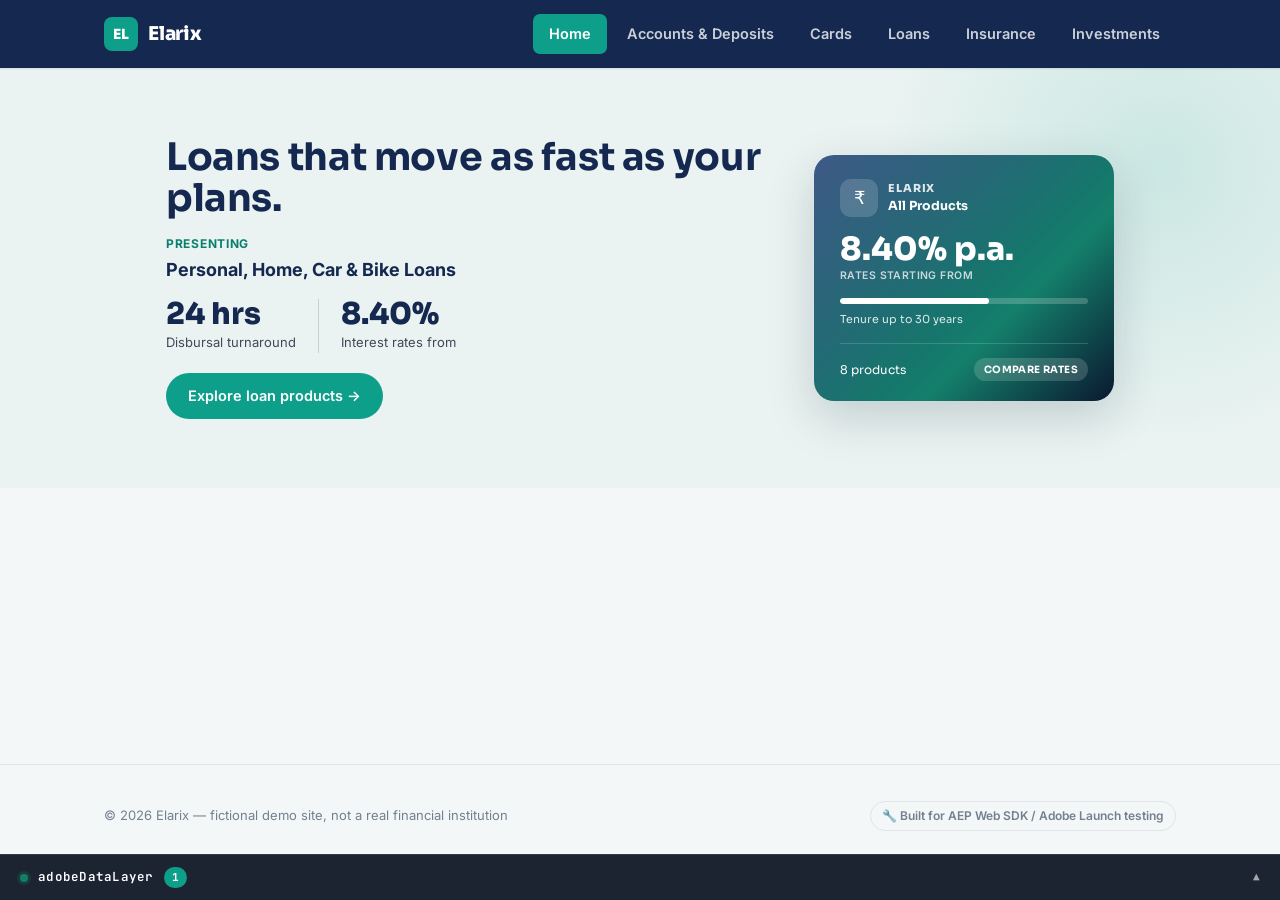
<file: index.html>
<!DOCTYPE html>
<html lang="en">
<head>
<meta charset="UTF-8">
<meta name="viewport" content="width=device-width, initial-scale=1.0">
<title>Home | Elarix</title>
<link rel="stylesheet" href="css/style.css">
</head>
<body>

<header class="site-header">
  <div class="wrap">
    <a href="index.html" class="brand"><span class="mark">EL</span> Elarix</a>
    <nav class="main-nav">
      <a href="index.html" class="active">Home</a>
      <a href="accounts.html">Accounts &amp; Deposits</a>
      <a href="cards.html">Cards</a>
      <a href="loans.html">Loans</a>
      <a href="insurance.html">Insurance</a>
      <a href="investments.html">Investments</a>
    </nav>
  </div>
</header>

<main>
  <section class="hero" id="hero">
    <div class="wrap hero-grid">
      <div class="hero-copy">
        <h1 id="hero-headline">Loans that move as fast as your plans.</h1>
        <div class="presenting">Presenting</div>
        <div class="product-name" id="hero-product-name">Personal, Home, Car &amp; Bike Loans</div>
        <div class="hero-stats">
          <div class="hero-stat"><span class="n" id="hero-stat-a-n">24 hrs</span><span class="label" id="hero-stat-a-label">Disbursal turnaround</span></div>
          <div class="hero-divider"></div>
          <div class="hero-stat"><span class="n" id="hero-stat-b-n">8.40%</span><span class="label" id="hero-stat-b-label">Interest rates from</span></div>
        </div>
        <div class="hero-actions">
          <a href="loans.html" class="btn btn-primary hero-explore-btn" id="hero-explore-btn">Explore loan products →</a>
        </div>
      </div>
      <div class="hero-visual">
        <div class="loan-snapshot loan-snapshot--default" id="hero-mockup">
          <div class="ls-head">
            <div class="ls-icon" id="hero-mockup-icon">₹</div>
            <div class="ls-head-text"><span class="ls-brand">ELARIX</span><span class="ls-product" id="hero-mockup-tier">All Products</span></div>
          </div>
          <div class="ls-rate" id="hero-mockup-rate">8.40% p.a.<small>Rates starting from</small></div>
          <div>
            <div class="ls-bar"><div class="ls-bar-fill" id="hero-mockup-bar" style="width:60%"></div></div>
            <div class="ls-bar-label" id="hero-mockup-tenure">Tenure up to 30 years</div>
          </div>
          <div class="ls-foot">
            <span id="hero-mockup-amount">8 products</span>
            <span class="ls-badge" id="hero-mockup-badge">Compare rates</span>
          </div>
        </div>
      </div>
    </div>
  </section>

  <!-- Adobe Target real-time personalization zone. Left empty in the repo -
       intended for a Visual Experience Composer activity (or a Launch rule
       calling target.getOffer/applyOffer) targeted at this element, on an
       audience such as event_type = application_submit or loan_type_browsed
       = <product>. -->
  <div id="target-zone-home-loan-banner" data-target-zone="home-loan-banner"></div>

  <div id="personal-banner" class="personal-banner">
    <div>
      <h3 id="pb-headline">Welcome back</h3>
    </div>
    <a href="loans.html" class="pb-note" id="pb-note">Our team will reach out to you soon.</a>
  </div>
</main>

<footer class="site-footer">
  <div class="wrap">
    <span>© 2026 Elarix — fictional demo site, not a real financial institution</span>
    <span class="pill">🔧 Built for AEP Web SDK / Adobe Launch testing</span>
  </div>
</footer>

<!-- Data Layer Inspector -->
<div id="dl-inspector">
  <div class="dl-toggle" id="dl-toggle">
    <div class="left">
      <span class="dot"></span>
      <span class="label">adobeDataLayer</span>
      <span class="count" id="dl-count">0</span>
    </div>
    <span class="chev">▲</span>
  </div>
  <div class="dl-body">
    <div class="dl-hint">Live view of window.adobeDataLayer — every push() call on this page, most recent first.</div>
    <div id="dl-events"></div>
  </div>
</div>

<script src="js/datalayer.js"></script>
<script src="https://assets.adobedtm.com/21b53c73144b/92b0da8c6181/launch-81122a58b9b9-development.min.js" async></script>
<script src="js/inspector.js"></script>
<script>
  // Fire the page_view event for this page load - this is the first thing
  // that should happen in any real Adobe Launch implementation too.
  BankDataLayer.pageView({ page_name: "Home" });

  document.querySelectorAll(".hero-explore-btn").forEach(function (btn) {
    btn.addEventListener("click", function () {
      BankDataLayer.click("Hero - Explore Loan Products", { event_type: "cta_click" });
    });
  });

  // Hero personalization: if the visitor previously viewed a product tile on
  // loans.html or opened its lead form on lead.html - whether or not they
  // actually submitted it - rewrite the single hero banner in place with
  // that specific product's headline, rate, and snapshot panel, instead of
  // the generic default. This is the ONLY place that nudge appears; the
  // lower personal-banner is reserved for the "you already applied" state
  // so the two don't show a duplicate "Continue application" prompt at once.
  (function personalizeHero() {
    const lastProduct = BankDataLayer.getLastViewedProduct();
    if (!lastProduct) return;

    const LOAN_HERO = {
      "Personal Loan": { icon: "👤", statA: ["24 hrs", "Disbursal turnaround"], statB: ["10.50%", "Interest rate p.a."], bg: "linear-gradient(135deg, #14806B, #063A31)", bar: 17, tenure: "Tenure up to 60 months", amount: "Up to ₹25L", badge: "24-hr approval" },
      "Home Loan": { icon: "🏠", statA: ["30 yrs", "Max tenure"], statB: ["8.40%", "Interest rate p.a."], bg: "linear-gradient(135deg, #1F3E73, #0A1830)", bar: 100, tenure: "Tenure up to 30 years", amount: "Up to ₹5Cr", badge: "Tax benefits" },
      "Car Loan": { icon: "🚗", statA: ["100%", "On-road funding"], statB: ["9.10%", "Interest rate p.a."], bg: "linear-gradient(135deg, #55606F, #1B2128)", bar: 23, tenure: "Tenure up to 7 years", amount: "100% on-road", badge: "No foreclosure fee" },
      "Bike Loan": { icon: "🏍", statA: ["₹999", "Flat processing fee"], statB: ["11.25%", "Interest rate p.a."], bg: "linear-gradient(135deg, #9C5B12, #2E1904)", bar: 13, tenure: "Tenure up to 48 months", amount: "Up to ₹3L", badge: "Minimal docs" },
      "Education Loan": { icon: "🎓", statA: ["15 yrs", "Max tenure"], statB: ["8.10%", "Interest rate p.a."], bg: "linear-gradient(135deg, #2C6E8C, #0B2530)", bar: 50, tenure: "Tenure up to 15 years", amount: "Up to ₹75L", badge: "Nil fee up to ₹20L" },
      "Gold Loan": { icon: "🪙", statA: ["30 min", "Disbursal turnaround"], statB: ["8.75%", "Interest rate p.a."], bg: "linear-gradient(135deg, #8A6D1F, #2E2408)", bar: 10, tenure: "Tenure up to 36 months", amount: "Up to ₹50L", badge: "30-min disbursal" },
      "Business Loan": { icon: "💼", statA: ["8 yrs", "Max tenure"], statB: ["14.00%", "Interest rate p.a."], bg: "linear-gradient(135deg, #6B4C9A, #221533)", bar: 27, tenure: "Tenure up to 8 years", amount: "Up to ₹80L", badge: "Collateral-free" },
      "Loan Against Property": { icon: "🏢", statA: ["20 yrs", "Max tenure"], statB: ["9.00%", "Interest rate p.a."], bg: "linear-gradient(135deg, #2F5D6B, #0E2126)", bar: 67, tenure: "Tenure up to 20 years", amount: "Up to ₹5Cr", badge: "Big-ticket funding" },
    };
    const meta = LOAN_HERO[lastProduct.loan_type];
    if (!meta) return;

    document.getElementById("hero-headline").textContent = "Welcome back — pick up where you left off.";
    document.getElementById("hero-product-name").textContent = lastProduct.loan_type;
    document.getElementById("hero-stat-a-n").textContent = meta.statA[0];
    document.getElementById("hero-stat-a-label").textContent = meta.statA[1];
    document.getElementById("hero-stat-b-n").textContent = meta.statB[0];
    document.getElementById("hero-stat-b-label").textContent = meta.statB[1];

    const cta = document.getElementById("hero-explore-btn");
    cta.textContent = "Continue application →";
    cta.href = "lead.html?loan=" + encodeURIComponent(lastProduct.loan_type);

    const mockup = document.getElementById("hero-mockup");
    mockup.classList.remove("loan-snapshot--default");
    mockup.style.background = meta.bg;
    document.getElementById("hero-mockup-icon").textContent = meta.icon;
    document.getElementById("hero-mockup-tier").textContent = lastProduct.loan_type;
    document.getElementById("hero-mockup-rate").innerHTML = meta.statB[0] + " p.a.<small>Rate starting from</small>";
    document.getElementById("hero-mockup-bar").style.width = meta.bar + "%";
    document.getElementById("hero-mockup-tenure").textContent = meta.tenure;
    document.getElementById("hero-mockup-amount").textContent = meta.amount;
    document.getElementById("hero-mockup-badge").textContent = meta.badge;
  })();

  // Personal banner (below the hero): only for visitors who already
  // submitted an application - the "still deciding" nudge lives solely in
  // the hero now (personalizeHero above), so this never duplicates that
  // prompt.
  (function personalize() {
    const profile = BankDataLayer.getApplicationProfile();
    if (!profile) return;

    const banner = document.getElementById("personal-banner");
    const headline = document.getElementById("pb-headline");
    const note = document.getElementById("pb-note");

    headline.textContent = "Welcome back, " + profile.first_name + " — your " + profile.loan_type + " application is under review.";
    note.textContent = "Our team will reach out to you soon.";
    note.href = "#";
    banner.classList.add("is-visible");
  })();
</script>
</body>
</html>
</file>
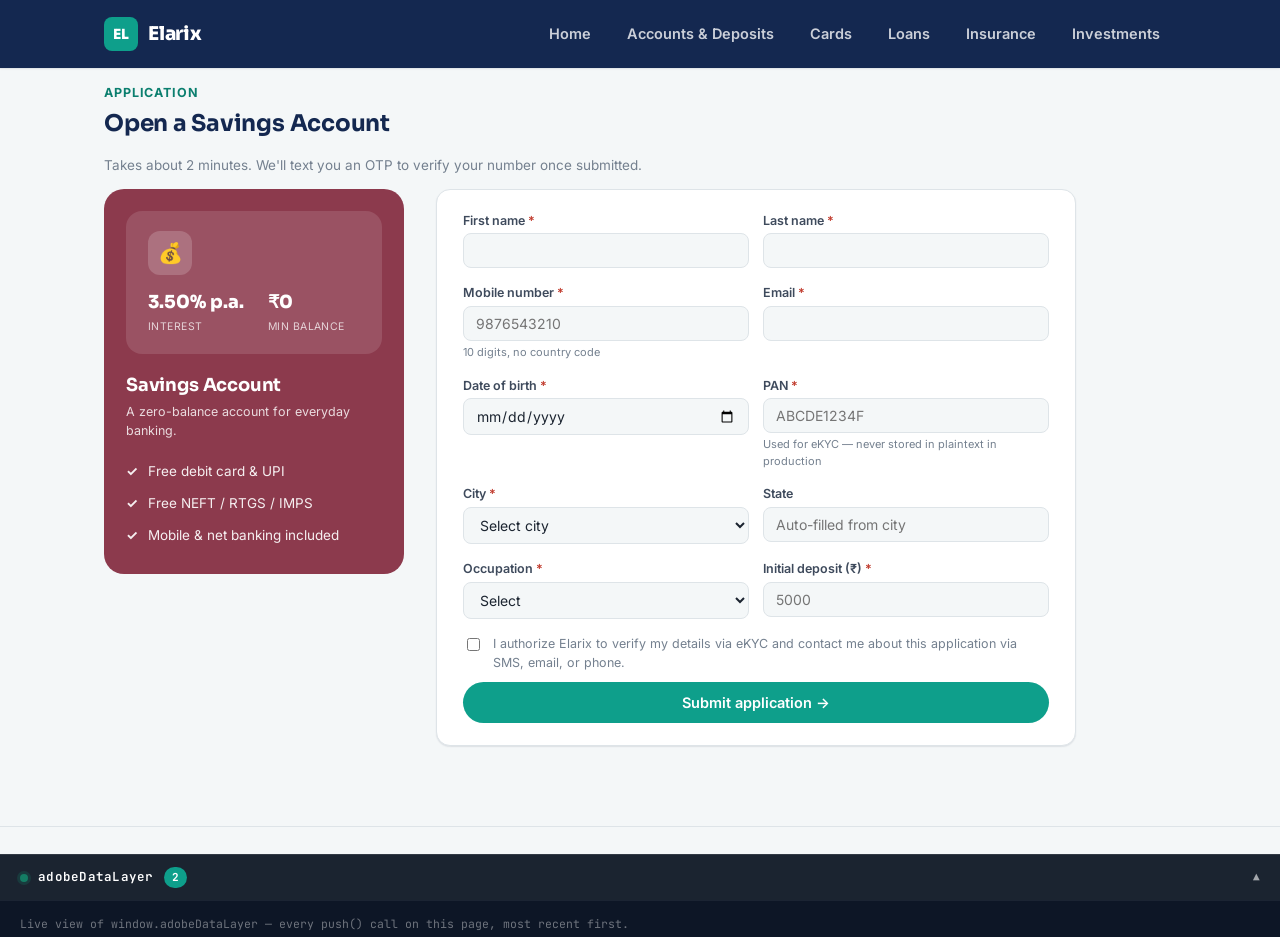
<file: accounts-lead.html>
<!DOCTYPE html>
<html lang="en">
<head>
<meta charset="UTF-8">
<meta name="viewport" content="width=device-width, initial-scale=1.0">
<title>Apply | Elarix</title>
<link rel="stylesheet" href="css/style.css">
</head>
<body>

<header class="site-header">
  <div class="wrap">
    <a href="index.html" class="brand"><span class="mark">EL</span> Elarix</a>
    <nav class="main-nav">
      <a href="index.html">Home</a>
      <a href="accounts.html">Accounts &amp; Deposits</a>
      <a href="cards.html">Cards</a>
      <a href="loans.html">Loans</a>
      <a href="insurance.html">Insurance</a>
      <a href="investments.html">Investments</a>
    </nav>
  </div>
</header>

<main>
  <section style="padding:16px 0;">
    <div class="wrap">
      <div class="section-head section-head--compact">
        <span class="kicker">Application</span>
        <h2 id="form-heading">Tell us a bit about yourself</h2>
        <p>Takes about 2 minutes. We'll text you an OTP to verify your number once submitted.</p>
      </div>

      <div class="lead-layout">
        <div class="lead-card-panel" id="lead-card-panel">
          <div class="info-snapshot" id="lcp-snapshot">
            <div class="is-icon" id="lcp-icon"></div>
            <div class="is-stats" id="lcp-stats"></div>
          </div>
          <h3 id="lcp-name"></h3>
          <div class="lcp-rate" id="lcp-tagline"></div>
          <ul class="perks" id="lcp-perks"></ul>
        </div>

        <div class="lead-form-col">
          <div class="form-shell" id="form-shell">
            <form id="lead-form" novalidate>
              <div class="field-row">
                <div class="field">
                  <label for="first_name">First name <span class="req">*</span></label>
                  <input type="text" id="first_name" name="first_name" required autocomplete="given-name">
                </div>
                <div class="field">
                  <label for="last_name">Last name <span class="req">*</span></label>
                  <input type="text" id="last_name" name="last_name" required autocomplete="family-name">
                </div>
              </div>

              <div class="field-row">
                <div class="field">
                  <label for="mobile_number">Mobile number <span class="req">*</span></label>
                  <input type="tel" id="mobile_number" name="mobile_number" required pattern="[6-9][0-9]{9}" maxlength="10" placeholder="9876543210" autocomplete="tel-national">
                  <span class="hint">10 digits, no country code</span>
                </div>
                <div class="field">
                  <label for="email_id">Email <span class="req">*</span></label>
                  <input type="email" id="email_id" name="email_id" required autocomplete="email">
                </div>
              </div>

              <div class="field-row">
                <div class="field">
                  <label for="dob">Date of birth <span class="req">*</span></label>
                  <input type="date" id="dob" name="dob" required max="2008-12-31" min="1945-01-01">
                </div>
                <div class="field">
                  <label for="pan">PAN <span class="req">*</span></label>
                  <input type="text" id="pan" name="pan" required pattern="[A-Za-z]{5}[0-9]{4}[A-Za-z]{1}" maxlength="10" placeholder="ABCDE1234F" style="text-transform:uppercase;">
                  <span class="hint">Used for eKYC — never stored in plaintext in production</span>
                </div>
              </div>

              <div class="field-row">
                <div class="field">
                  <label for="city">City <span class="req">*</span></label>
                  <select id="city" name="city" required>
                    <option value="" disabled selected>Select city</option>
                  </select>
                </div>
                <div class="field">
                  <label for="state">State</label>
                  <input type="text" id="state" name="state" readonly placeholder="Auto-filled from city">
                </div>
              </div>

              <!-- Product-specific fields, injected by PRODUCT_EXTRA_FIELDS -->
              <div id="extra-fields"></div>

              <div class="consent-row">
                <input type="checkbox" id="consent" required>
                <label for="consent">I authorize Elarix to verify my details via eKYC and contact me about this application via SMS, email, or phone.</label>
              </div>

              <button type="submit" class="btn btn-primary btn-block">Submit application →</button>
            </form>
          </div>

          <div class="success-panel form-shell" id="success-panel">
            <div class="check">✓</div>
            <h2>Application submitted</h2>
            <p>We've sent an OTP to your mobile number. Your reference ID is below — keep it for tracking.</p>
            <div class="lead-id-chip" id="success-lead-id">ACCWEB000000</div>
            <div>
              <a href="index.html" class="btn btn-dark">Back to Home →</a>
            </div>
          </div>
        </div>
      </div>
    </div>
  </section>
</main>

<footer class="site-footer">
  <div class="wrap">
    <span>© 2026 Elarix — fictional demo site, not a real financial institution</span>
    <span class="pill">🔧 Built for AEP Web SDK / Adobe Launch testing</span>
  </div>
</footer>

<!-- Data Layer Inspector -->
<div id="dl-inspector">
  <div class="dl-toggle" id="dl-toggle">
    <div class="left">
      <span class="dot"></span>
      <span class="label">adobeDataLayer</span>
      <span class="count" id="dl-count">0</span>
    </div>
    <span class="chev">▲</span>
  </div>
  <div class="dl-body">
    <div class="dl-hint">Live view of window.adobeDataLayer — every push() call on this page, most recent first.</div>
    <div id="dl-events"></div>
  </div>
</div>

<script src="js/datalayer.js"></script>
<script src="js/leadform.js"></script>
<script src="https://assets.adobedtm.com/21b53c73144b/92b0da8c6181/launch-81122a58b9b9-development.min.js" async></script>
<script src="js/inspector.js"></script>
<script>
  const CATEGORY = "Accounts & Deposits";

  // Icon/tagline/stats/perks mirror accounts.html's PRODUCTS catalog -
  // duplicated here rather than shared, same precedent as loans.html /
  // lead.html keeping their own copies.
  const PRODUCT_META = {
    "Savings Account": { icon: "💰", tagline: "A zero-balance account for everyday banking.",
      stats: [["3.50% p.a.", "Interest"], ["₹0", "Min balance"]],
      perks: ["Free debit card & UPI", "Free NEFT / RTGS / IMPS", "Mobile & net banking included"] },
    "Salary Account": { icon: "💼", tagline: "Zero-balance banking for salaried employees.",
      stats: [["₹0", "Min balance"], ["₹20L", "Accident cover"]],
      perks: ["No minimum balance requirement", "Free personal accident insurance cover", "Preferential rates on loans"] },
    "Current Account": { icon: "🏢", tagline: "Higher transaction limits for businesses and professionals.",
      stats: [["₹50L+", "Daily limit"], ["Free", "Doorstep pickup"]],
      perks: ["Free doorstep cash pickup", "Higher daily transaction limits", "Multi-city cheque facility"] },
    "Fixed Deposit": { icon: "🔒", tagline: "Lock in a fixed rate for a term of your choosing.",
      stats: [["7.25% p.a.", "Onwards"], ["7d–10y", "Tenure range"]],
      perks: ["Senior citizens earn 0.50% extra", "Premature withdrawal available", "Auto-renewal option"] },
    "Recurring Deposit": { icon: "📅", tagline: "Build a savings habit with a fixed monthly deposit.",
      stats: [["7.00% p.a.", "Onwards"], ["₹500", "Min/month"]],
      perks: ["Small, consistent monthly deposits", "Flexible tenure, 6 months–10 years", "Loan against RD available"] },
  };

  // Product-specific fields, on top of the common personal-detail fields
  // that are already hand-written in the form above.
  const PRODUCT_EXTRA_FIELDS = {
    "Savings Account": [
      { id: "occupation", label: "Occupation", type: "select", options: ["Salaried", "Self-Employed", "Student", "Homemaker", "Retired", "Other"] },
      { id: "initial_deposit_inr", label: "Initial deposit (₹)", type: "number", min: 0, step: 500, placeholder: "5000" },
    ],
    "Salary Account": [
      { id: "employer_name", label: "Employer name", type: "text", placeholder: "Company Pvt Ltd" },
      { id: "monthly_income_inr", label: "Monthly salary (₹)", type: "number", min: 10000, step: 1000, placeholder: "60000" },
    ],
    "Current Account": [
      { id: "business_name", label: "Business name", type: "text", placeholder: "Acme Traders" },
      { id: "gstin", label: "GSTIN", type: "text", placeholder: "22AAAAA0000A1Z5", optional: true },
    ],
    "Fixed Deposit": [
      { id: "deposit_amount_inr", label: "Deposit amount (₹)", type: "number", min: 5000, step: 1000, placeholder: "100000" },
      { id: "tenure_months", label: "Tenure (months)", type: "number", min: 3, max: 120, placeholder: "12" },
      { id: "payout_option", label: "Payout option", type: "select", options: ["Cumulative (at maturity)", "Monthly payout", "Quarterly payout"] },
    ],
    "Recurring Deposit": [
      { id: "monthly_installment_inr", label: "Monthly installment (₹)", type: "number", min: 500, step: 100, placeholder: "2000" },
      { id: "tenure_months", label: "Tenure (months)", type: "number", min: 6, max: 120, placeholder: "24" },
    ],
  };

  const params = new URLSearchParams(window.location.search);
  const selectedProduct = PRODUCT_META[params.get("product")] ? params.get("product") : "Savings Account";
  const meta = PRODUCT_META[selectedProduct];
  const extraFields = PRODUCT_EXTRA_FIELDS[selectedProduct];

  BankDataLayer.pageView({ page_name: "Lead Submission - " + CATEGORY });
  BankDataLayer.click(selectedProduct + " - Application Form Opened", { event_type: "application_start" });

  document.getElementById("form-heading").textContent = "Open a " + selectedProduct;
  document.getElementById("lead-card-panel").style.background = "var(--cat-accounts)";
  document.getElementById("lcp-icon").textContent = meta.icon;
  document.getElementById("lcp-stats").innerHTML = meta.stats.map(function (s) { return '<div class="is-stat"><span class="v">' + s[0] + '</span><span class="l">' + s[1] + '</span></div>'; }).join("");
  document.getElementById("lcp-name").textContent = selectedProduct;
  document.getElementById("lcp-tagline").textContent = meta.tagline;
  document.getElementById("lcp-perks").innerHTML = meta.perks.map(function (p) { return "<li>" + p + "</li>"; }).join("");

  LeadFormHelper.renderExtraFields(document.getElementById("extra-fields"), extraFields);

  const citySelect = document.getElementById("city");
  LeadFormHelper.populateCityDropdown(citySelect, document.getElementById("state"));

  document.getElementById("lead-form").addEventListener("submit", function (e) {
    e.preventDefault();
    const form = e.target;
    if (!form.checkValidity()) {
      form.reportValidity();
      return;
    }

    const profile = Object.assign({
      mobile_number: document.getElementById("mobile_number").value.trim(),
      first_name: document.getElementById("first_name").value.trim(),
      last_name: document.getElementById("last_name").value.trim(),
      email_id: document.getElementById("email_id").value.trim(),
      pan: document.getElementById("pan").value.trim().toUpperCase(),
      dob: document.getElementById("dob").value,
      city: document.getElementById("city").value,
      state: document.getElementById("state").value,
      product_type: selectedProduct,
    }, LeadFormHelper.collectValues(extraFields));

    const entry = BankDataLayer.accountOpenSubmit(profile);

    document.getElementById("success-lead-id").textContent = entry.account.reference_id;
    document.getElementById("form-shell").style.display = "none";
    document.getElementById("success-panel").classList.add("is-visible");
  });
</script>
</body>
</html>
</file>
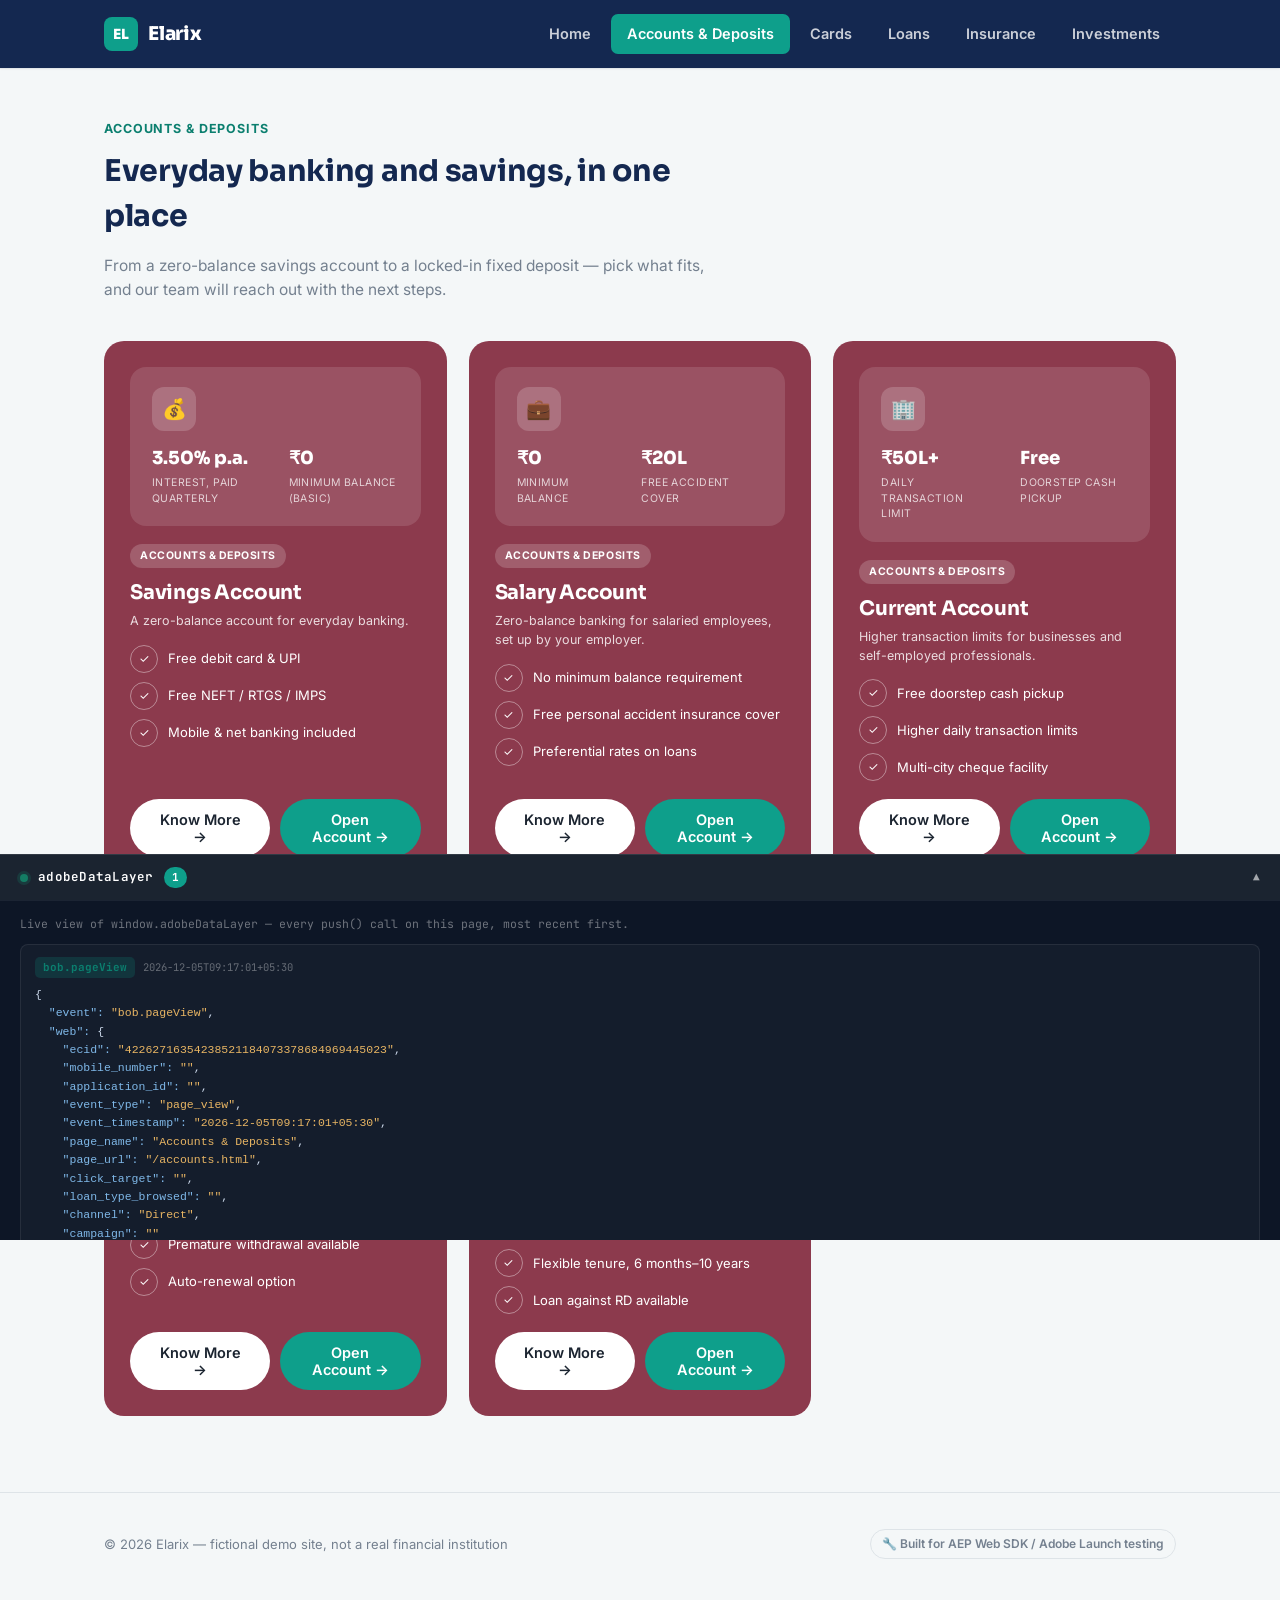
<file: accounts.html>
<!DOCTYPE html>
<html lang="en">
<head>
<meta charset="UTF-8">
<meta name="viewport" content="width=device-width, initial-scale=1.0">
<title>Accounts &amp; Deposits | Elarix</title>
<link rel="stylesheet" href="css/style.css">
</head>
<body>

<header class="site-header">
  <div class="wrap">
    <a href="index.html" class="brand"><span class="mark">EL</span> Elarix</a>
    <nav class="main-nav">
      <a href="index.html">Home</a>
      <a href="accounts.html" class="active">Accounts &amp; Deposits</a>
      <a href="cards.html">Cards</a>
      <a href="loans.html">Loans</a>
      <a href="insurance.html">Insurance</a>
      <a href="investments.html">Investments</a>
    </nav>
  </div>
</header>

<main>
  <section style="padding-top:52px;padding-bottom:12px;">
    <div class="wrap">
      <div class="section-head">
        <span class="kicker">Accounts &amp; Deposits</span>
        <h2>Everyday banking and savings, in one place</h2>
        <p>From a zero-balance savings account to a locked-in fixed deposit — pick what fits, and our team will reach out with the next steps.</p>
      </div>

      <div class="card-list" id="card-list"><!-- populated by JS --></div>
    </div>
  </section>
</main>

<footer class="site-footer">
  <div class="wrap">
    <span>© 2026 Elarix — fictional demo site, not a real financial institution</span>
    <span class="pill">🔧 Built for AEP Web SDK / Adobe Launch testing</span>
  </div>
</footer>

<!-- Data Layer Inspector -->
<div id="dl-inspector">
  <div class="dl-toggle" id="dl-toggle">
    <div class="left">
      <span class="dot"></span>
      <span class="label">adobeDataLayer</span>
      <span class="count" id="dl-count">0</span>
    </div>
    <span class="chev">▲</span>
  </div>
  <div class="dl-body">
    <div class="dl-hint">Live view of window.adobeDataLayer — every push() call on this page, most recent first.</div>
    <div id="dl-events"></div>
  </div>
</div>

<script src="js/datalayer.js"></script>
<script src="https://assets.adobedtm.com/21b53c73144b/92b0da8c6181/launch-81122a58b9b9-development.min.js" async></script>
<script src="js/inspector.js"></script>
<script>
  const CATEGORY = "Accounts & Deposits";
  BankDataLayer.pageView({ page_name: CATEGORY });

  const PRODUCTS = [
    { name: "Savings Account", icon: "💰", tagline: "A zero-balance account for everyday banking.",
      stats: [["3.50% p.a.", "Interest, paid quarterly"], ["₹0", "Minimum balance (basic)"]],
      perks: ["Free debit card & UPI", "Free NEFT / RTGS / IMPS", "Mobile & net banking included"] },
    { name: "Salary Account", icon: "💼", tagline: "Zero-balance banking for salaried employees, set up by your employer.",
      stats: [["₹0", "Minimum balance"], ["₹20L", "Free accident cover"]],
      perks: ["No minimum balance requirement", "Free personal accident insurance cover", "Preferential rates on loans"] },
    { name: "Current Account", icon: "🏢", tagline: "Higher transaction limits for businesses and self-employed professionals.",
      stats: [["₹50L+", "Daily transaction limit"], ["Free", "Doorstep cash pickup"]],
      perks: ["Free doorstep cash pickup", "Higher daily transaction limits", "Multi-city cheque facility"] },
    { name: "Fixed Deposit", icon: "🔒", tagline: "Lock in a fixed rate for a term of your choosing.",
      stats: [["7.25% p.a.", "Onwards"], ["7 days–10 yrs", "Flexible tenure"]],
      perks: ["Senior citizens earn 0.50% extra", "Premature withdrawal available", "Auto-renewal option"] },
    { name: "Recurring Deposit", icon: "📅", tagline: "Build a savings habit with a fixed monthly deposit.",
      stats: [["7.00% p.a.", "Onwards"], ["₹500", "Minimum per month"]],
      perks: ["Small, consistent monthly deposits", "Flexible tenure, 6 months–10 years", "Loan against RD available"] },
  ];

  const listEl = document.getElementById("card-list");
  PRODUCTS.forEach(function (p) {
    const el = document.createElement("div");
    el.className = "tier-tile";
    el.style.background = "var(--cat-accounts)";
    el.innerHTML =
      '<div class="info-snapshot">' +
        '<div class="is-icon">' + p.icon + '</div>' +
        '<div class="is-stats">' +
          p.stats.map(function (s) { return '<div class="is-stat"><span class="v">' + s[0] + '</span><span class="l">' + s[1] + '</span></div>'; }).join("") +
        '</div>' +
      '</div>' +
      '<span class="tt-badge">' + CATEGORY + '</span>' +
      '<h3>' + p.name + '</h3>' +
      '<div class="tt-tagline">' + p.tagline + '</div>' +
      '<ul class="tt-perks">' +
        p.perks.map(function (perk) { return '<li><span class="icon">✓</span><span>' + perk + '</span></li>'; }).join("") +
      '</ul>' +
      '<div class="card-details">Rates and fees shown are indicative and subject to change. *Terms &amp; conditions apply.</div>' +
      '<div class="btn-row">' +
        '<button class="btn btn-white know-more">Know More →</button>' +
        '<button class="btn btn-primary apply-now" data-product="' + p.name + '">Open Account →</button>' +
      '</div>';

    el.addEventListener("mouseenter", function onFirstHover() {
      BankDataLayer.click(p.name + " - View Details", { event_type: "product_click" });
      el.removeEventListener("mouseenter", onFirstHover);
    }, { once: true });

    el.querySelector(".know-more").addEventListener("click", function () {
      BankDataLayer.click(p.name + " - Know More", { event_type: "cta_click" });
      el.querySelector(".card-details").classList.toggle("is-visible");
    });

    el.querySelector(".apply-now").addEventListener("click", function () {
      BankDataLayer.click(p.name + " - Open Account", { event_type: "cta_click" });
      window.location.href = "accounts-lead.html?product=" + encodeURIComponent(p.name);
    });

    listEl.appendChild(el);
  });
</script>
</body>
</html>
</file>
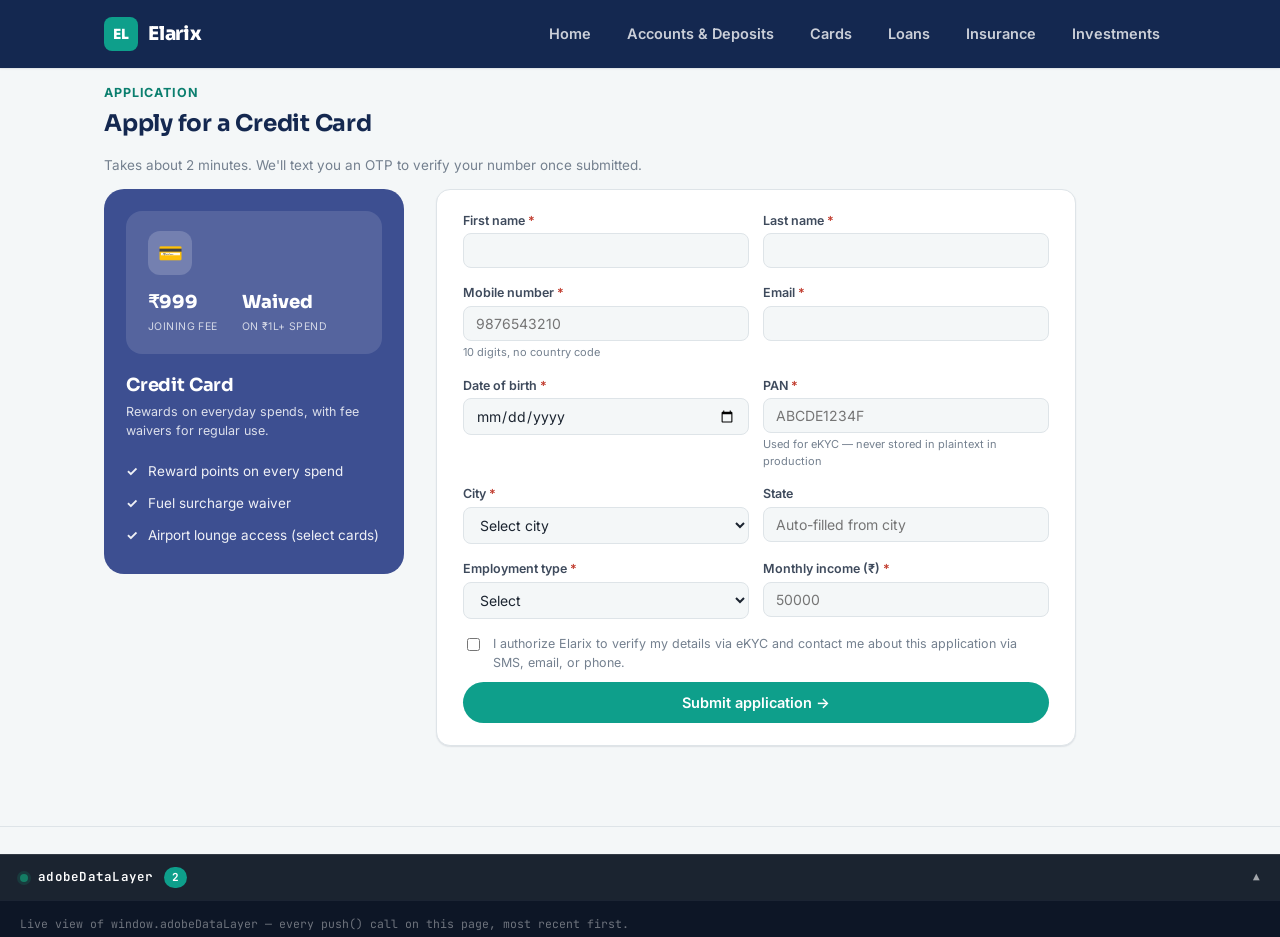
<file: cards-lead.html>
<!DOCTYPE html>
<html lang="en">
<head>
<meta charset="UTF-8">
<meta name="viewport" content="width=device-width, initial-scale=1.0">
<title>Apply | Elarix</title>
<link rel="stylesheet" href="css/style.css">
</head>
<body>

<header class="site-header">
  <div class="wrap">
    <a href="index.html" class="brand"><span class="mark">EL</span> Elarix</a>
    <nav class="main-nav">
      <a href="index.html">Home</a>
      <a href="accounts.html">Accounts &amp; Deposits</a>
      <a href="cards.html">Cards</a>
      <a href="loans.html">Loans</a>
      <a href="insurance.html">Insurance</a>
      <a href="investments.html">Investments</a>
    </nav>
  </div>
</header>

<main>
  <section style="padding:16px 0;">
    <div class="wrap">
      <div class="section-head section-head--compact">
        <span class="kicker">Application</span>
        <h2 id="form-heading">Tell us a bit about yourself</h2>
        <p>Takes about 2 minutes. We'll text you an OTP to verify your number once submitted.</p>
      </div>

      <div class="lead-layout">
        <div class="lead-card-panel" id="lead-card-panel">
          <div class="info-snapshot" id="lcp-snapshot">
            <div class="is-icon" id="lcp-icon"></div>
            <div class="is-stats" id="lcp-stats"></div>
          </div>
          <h3 id="lcp-name"></h3>
          <div class="lcp-rate" id="lcp-tagline"></div>
          <ul class="perks" id="lcp-perks"></ul>
        </div>

        <div class="lead-form-col">
          <div class="form-shell" id="form-shell">
            <form id="lead-form" novalidate>
              <div class="field-row">
                <div class="field">
                  <label for="first_name">First name <span class="req">*</span></label>
                  <input type="text" id="first_name" name="first_name" required autocomplete="given-name">
                </div>
                <div class="field">
                  <label for="last_name">Last name <span class="req">*</span></label>
                  <input type="text" id="last_name" name="last_name" required autocomplete="family-name">
                </div>
              </div>

              <div class="field-row">
                <div class="field">
                  <label for="mobile_number">Mobile number <span class="req">*</span></label>
                  <input type="tel" id="mobile_number" name="mobile_number" required pattern="[6-9][0-9]{9}" maxlength="10" placeholder="9876543210" autocomplete="tel-national">
                  <span class="hint">10 digits, no country code</span>
                </div>
                <div class="field">
                  <label for="email_id">Email <span class="req">*</span></label>
                  <input type="email" id="email_id" name="email_id" required autocomplete="email">
                </div>
              </div>

              <div class="field-row">
                <div class="field">
                  <label for="dob">Date of birth <span class="req">*</span></label>
                  <input type="date" id="dob" name="dob" required max="2008-12-31" min="1945-01-01">
                </div>
                <div class="field">
                  <label for="pan">PAN <span class="req">*</span></label>
                  <input type="text" id="pan" name="pan" required pattern="[A-Za-z]{5}[0-9]{4}[A-Za-z]{1}" maxlength="10" placeholder="ABCDE1234F" style="text-transform:uppercase;">
                  <span class="hint">Used for eKYC — never stored in plaintext in production</span>
                </div>
              </div>

              <div class="field-row">
                <div class="field">
                  <label for="city">City <span class="req">*</span></label>
                  <select id="city" name="city" required>
                    <option value="" disabled selected>Select city</option>
                  </select>
                </div>
                <div class="field">
                  <label for="state">State</label>
                  <input type="text" id="state" name="state" readonly placeholder="Auto-filled from city">
                </div>
              </div>

              <!-- Product-specific fields, injected by PRODUCT_EXTRA_FIELDS -->
              <div id="extra-fields"></div>

              <div class="consent-row">
                <input type="checkbox" id="consent" required>
                <label for="consent">I authorize Elarix to verify my details via eKYC and contact me about this application via SMS, email, or phone.</label>
              </div>

              <button type="submit" class="btn btn-primary btn-block">Submit application →</button>
            </form>
          </div>

          <div class="success-panel form-shell" id="success-panel">
            <div class="check">✓</div>
            <h2>Application submitted</h2>
            <p>We've sent an OTP to your mobile number. Your reference ID is below — keep it for tracking.</p>
            <div class="lead-id-chip" id="success-lead-id">CARDWEB000000</div>
            <div>
              <a href="index.html" class="btn btn-dark">Back to Home →</a>
            </div>
          </div>
        </div>
      </div>
    </div>
  </section>
</main>

<footer class="site-footer">
  <div class="wrap">
    <span>© 2026 Elarix — fictional demo site, not a real financial institution</span>
    <span class="pill">🔧 Built for AEP Web SDK / Adobe Launch testing</span>
  </div>
</footer>

<!-- Data Layer Inspector -->
<div id="dl-inspector">
  <div class="dl-toggle" id="dl-toggle">
    <div class="left">
      <span class="dot"></span>
      <span class="label">adobeDataLayer</span>
      <span class="count" id="dl-count">0</span>
    </div>
    <span class="chev">▲</span>
  </div>
  <div class="dl-body">
    <div class="dl-hint">Live view of window.adobeDataLayer — every push() call on this page, most recent first.</div>
    <div id="dl-events"></div>
  </div>
</div>

<script src="js/datalayer.js"></script>
<script src="js/leadform.js"></script>
<script src="https://assets.adobedtm.com/21b53c73144b/92b0da8c6181/launch-81122a58b9b9-development.min.js" async></script>
<script src="js/inspector.js"></script>
<script>
  const CATEGORY = "Cards";

  const PRODUCT_META = {
    "Credit Card": { icon: "💳", tagline: "Rewards on everyday spends, with fee waivers for regular use.",
      stats: [["₹999", "Joining fee"], ["Waived", "On ₹1L+ spend"]],
      perks: ["Reward points on every spend", "Fuel surcharge waiver", "Airport lounge access (select cards)"] },
    "Debit Card": { icon: "🏧", tagline: "Comes free with every savings account, accepted everywhere.",
      stats: [["Free", "With savings a/c"], ["₹2L", "Accidental cover"]],
      perks: ["Contactless tap-to-pay", "Free ATM withdrawals (in-network)", "Instant card control via app"] },
    "Forex Card": { icon: "🌍", tagline: "Load multiple currencies for travel, locked at today's rate.",
      stats: [["22", "Currencies"], ["0%", "Markup on 1st load"]],
      perks: ["Zero markup on first load", "Chip & PIN protected", "Reloadable from the app while abroad"] },
    "Prepaid Card": { icon: "🎁", tagline: "A reloadable card for gifting, budgeting, or controlled spends.",
      stats: [["₹1L", "Max load limit"], ["Instant", "Issuance"]],
      perks: ["No credit check required", "Great for gifting or allowances", "Set spend limits per card"] },
  };

  const PRODUCT_EXTRA_FIELDS = {
    "Credit Card": [
      { id: "employment_type", label: "Employment type", type: "select", options: ["Salaried", "Self-Employed", "Self-Employed Professional"] },
      { id: "monthly_income_inr", label: "Monthly income (₹)", type: "number", min: 15000, step: 1000, placeholder: "50000" },
    ],
    "Debit Card": [
      { id: "linked_account_type", label: "Linked account type", type: "select", options: ["Savings Account", "Salary Account", "Current Account"] },
    ],
    "Forex Card": [
      { id: "destination_country", label: "Destination country", type: "text", placeholder: "United States" },
      { id: "load_amount_usd", label: "Load amount (USD)", type: "number", min: 100, step: 50, placeholder: "1000" },
    ],
    "Prepaid Card": [
      { id: "preload_amount_inr", label: "Preload amount (₹)", type: "number", min: 500, step: 500, placeholder: "5000" },
    ],
  };

  const params = new URLSearchParams(window.location.search);
  const selectedProduct = PRODUCT_META[params.get("product")] ? params.get("product") : "Credit Card";
  const meta = PRODUCT_META[selectedProduct];
  const extraFields = PRODUCT_EXTRA_FIELDS[selectedProduct];

  BankDataLayer.pageView({ page_name: "Lead Submission - " + CATEGORY });
  BankDataLayer.click(selectedProduct + " - Application Form Opened", { event_type: "application_start" });

  document.getElementById("form-heading").textContent = "Apply for a " + selectedProduct;
  document.getElementById("lead-card-panel").style.background = "var(--cat-cards)";
  document.getElementById("lcp-icon").textContent = meta.icon;
  document.getElementById("lcp-stats").innerHTML = meta.stats.map(function (s) { return '<div class="is-stat"><span class="v">' + s[0] + '</span><span class="l">' + s[1] + '</span></div>'; }).join("");
  document.getElementById("lcp-name").textContent = selectedProduct;
  document.getElementById("lcp-tagline").textContent = meta.tagline;
  document.getElementById("lcp-perks").innerHTML = meta.perks.map(function (p) { return "<li>" + p + "</li>"; }).join("");

  LeadFormHelper.renderExtraFields(document.getElementById("extra-fields"), extraFields);

  const citySelect = document.getElementById("city");
  LeadFormHelper.populateCityDropdown(citySelect, document.getElementById("state"));

  document.getElementById("lead-form").addEventListener("submit", function (e) {
    e.preventDefault();
    const form = e.target;
    if (!form.checkValidity()) {
      form.reportValidity();
      return;
    }

    const profile = Object.assign({
      mobile_number: document.getElementById("mobile_number").value.trim(),
      first_name: document.getElementById("first_name").value.trim(),
      last_name: document.getElementById("last_name").value.trim(),
      email_id: document.getElementById("email_id").value.trim(),
      pan: document.getElementById("pan").value.trim().toUpperCase(),
      dob: document.getElementById("dob").value,
      city: document.getElementById("city").value,
      state: document.getElementById("state").value,
      card_type: selectedProduct,
    }, LeadFormHelper.collectValues(extraFields));

    const entry = BankDataLayer.cardApplicationSubmit(profile);

    document.getElementById("success-lead-id").textContent = entry.card.reference_id;
    document.getElementById("form-shell").style.display = "none";
    document.getElementById("success-panel").classList.add("is-visible");
  });
</script>
</body>
</html>
</file>
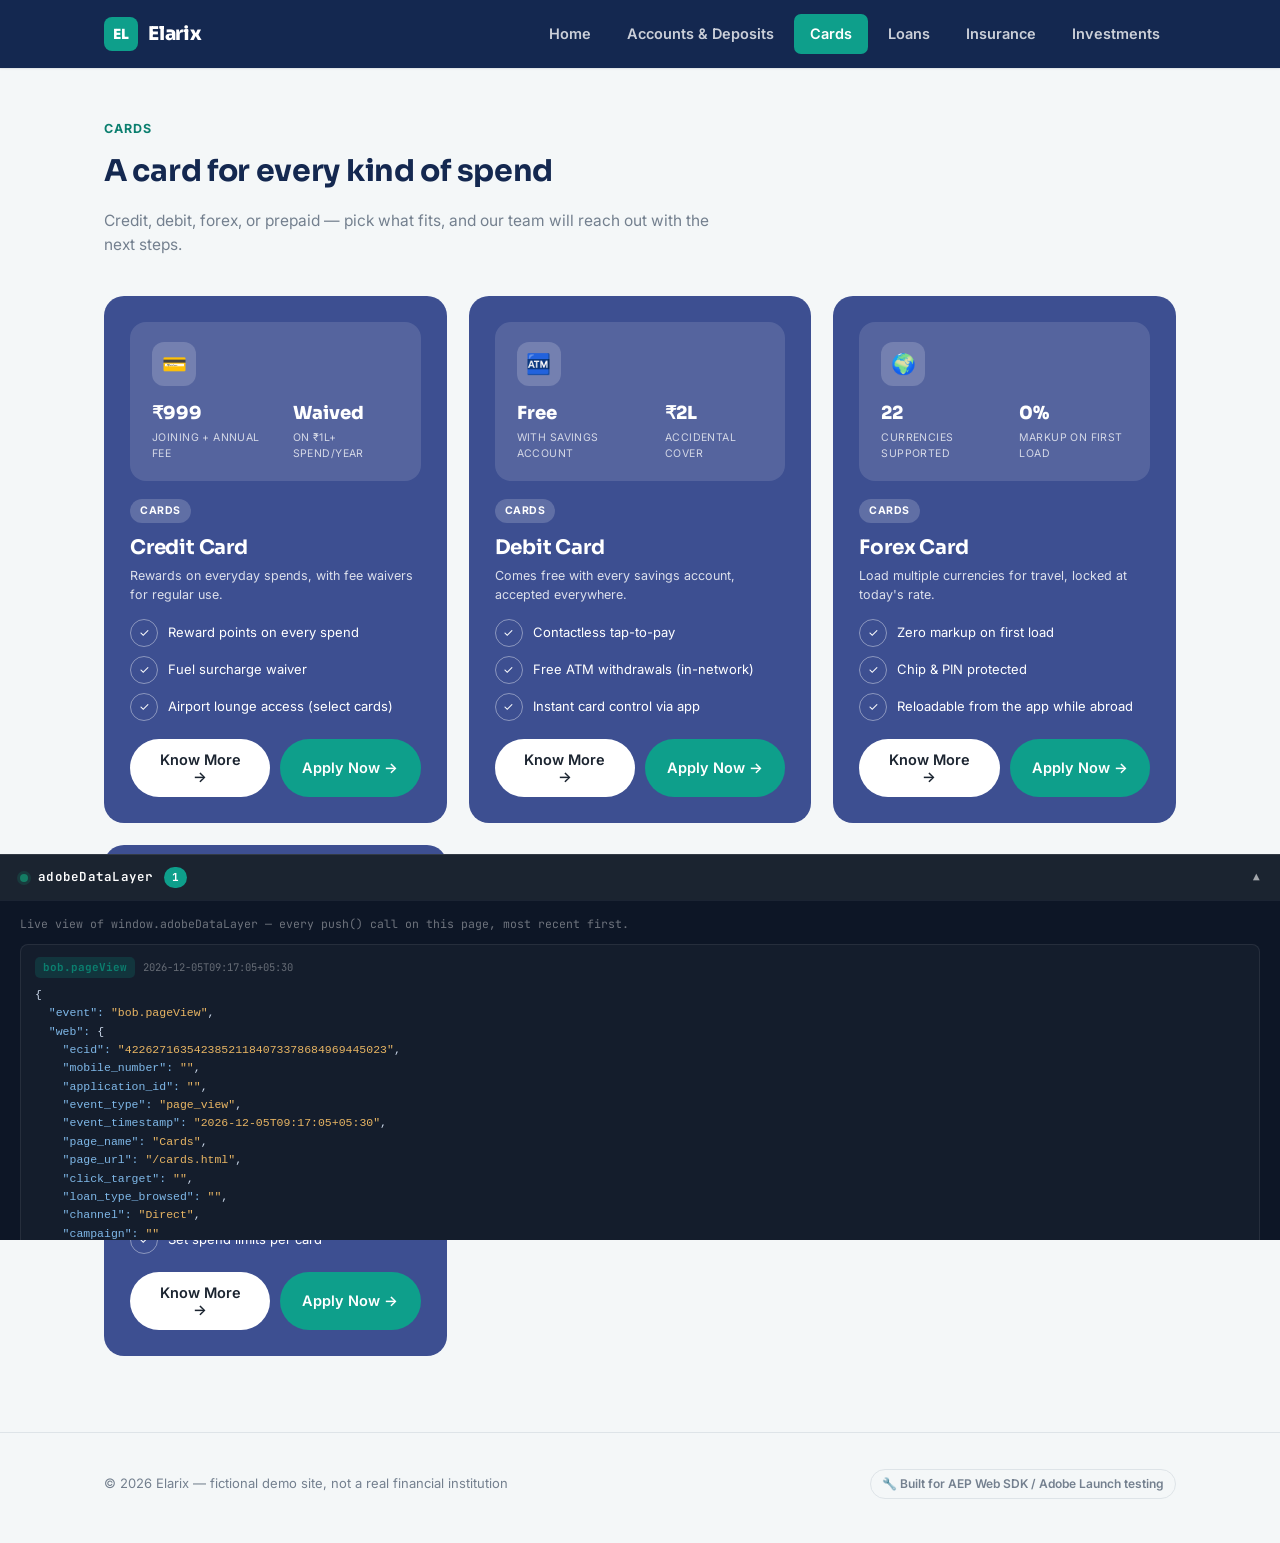
<file: cards.html>
<!DOCTYPE html>
<html lang="en">
<head>
<meta charset="UTF-8">
<meta name="viewport" content="width=device-width, initial-scale=1.0">
<title>Cards | Elarix</title>
<link rel="stylesheet" href="css/style.css">
</head>
<body>

<header class="site-header">
  <div class="wrap">
    <a href="index.html" class="brand"><span class="mark">EL</span> Elarix</a>
    <nav class="main-nav">
      <a href="index.html">Home</a>
      <a href="accounts.html">Accounts &amp; Deposits</a>
      <a href="cards.html" class="active">Cards</a>
      <a href="loans.html">Loans</a>
      <a href="insurance.html">Insurance</a>
      <a href="investments.html">Investments</a>
    </nav>
  </div>
</header>

<main>
  <section style="padding-top:52px;padding-bottom:12px;">
    <div class="wrap">
      <div class="section-head">
        <span class="kicker">Cards</span>
        <h2>A card for every kind of spend</h2>
        <p>Credit, debit, forex, or prepaid — pick what fits, and our team will reach out with the next steps.</p>
      </div>

      <div class="card-list" id="card-list"><!-- populated by JS --></div>
    </div>
  </section>
</main>

<footer class="site-footer">
  <div class="wrap">
    <span>© 2026 Elarix — fictional demo site, not a real financial institution</span>
    <span class="pill">🔧 Built for AEP Web SDK / Adobe Launch testing</span>
  </div>
</footer>

<!-- Data Layer Inspector -->
<div id="dl-inspector">
  <div class="dl-toggle" id="dl-toggle">
    <div class="left">
      <span class="dot"></span>
      <span class="label">adobeDataLayer</span>
      <span class="count" id="dl-count">0</span>
    </div>
    <span class="chev">▲</span>
  </div>
  <div class="dl-body">
    <div class="dl-hint">Live view of window.adobeDataLayer — every push() call on this page, most recent first.</div>
    <div id="dl-events"></div>
  </div>
</div>

<script src="js/datalayer.js"></script>
<script src="https://assets.adobedtm.com/21b53c73144b/92b0da8c6181/launch-81122a58b9b9-development.min.js" async></script>
<script src="js/inspector.js"></script>
<script>
  const CATEGORY = "Cards";
  BankDataLayer.pageView({ page_name: CATEGORY });

  const PRODUCTS = [
    { name: "Credit Card", icon: "💳", tagline: "Rewards on everyday spends, with fee waivers for regular use.",
      stats: [["₹999", "Joining + annual fee"], ["Waived", "On ₹1L+ spend/year"]],
      perks: ["Reward points on every spend", "Fuel surcharge waiver", "Airport lounge access (select cards)"] },
    { name: "Debit Card", icon: "🏧", tagline: "Comes free with every savings account, accepted everywhere.",
      stats: [["Free", "With savings account"], ["₹2L", "Accidental cover"]],
      perks: ["Contactless tap-to-pay", "Free ATM withdrawals (in-network)", "Instant card control via app"] },
    { name: "Forex Card", icon: "🌍", tagline: "Load multiple currencies for travel, locked at today's rate.",
      stats: [["22", "Currencies supported"], ["0%", "Markup on first load"]],
      perks: ["Zero markup on first load", "Chip & PIN protected", "Reloadable from the app while abroad"] },
    { name: "Prepaid Card", icon: "🎁", tagline: "A reloadable card for gifting, budgeting, or controlled spends.",
      stats: [["₹1L", "Max load limit"], ["Instant", "Issuance"]],
      perks: ["No credit check required", "Great for gifting or allowances", "Set spend limits per card"] },
  ];

  const listEl = document.getElementById("card-list");
  PRODUCTS.forEach(function (p) {
    const el = document.createElement("div");
    el.className = "tier-tile";
    el.style.background = "var(--cat-cards)";
    el.innerHTML =
      '<div class="info-snapshot">' +
        '<div class="is-icon">' + p.icon + '</div>' +
        '<div class="is-stats">' +
          p.stats.map(function (s) { return '<div class="is-stat"><span class="v">' + s[0] + '</span><span class="l">' + s[1] + '</span></div>'; }).join("") +
        '</div>' +
      '</div>' +
      '<span class="tt-badge">' + CATEGORY + '</span>' +
      '<h3>' + p.name + '</h3>' +
      '<div class="tt-tagline">' + p.tagline + '</div>' +
      '<ul class="tt-perks">' +
        p.perks.map(function (perk) { return '<li><span class="icon">✓</span><span>' + perk + '</span></li>'; }).join("") +
      '</ul>' +
      '<div class="card-details">Fees shown are indicative and subject to change. *Terms &amp; conditions apply.</div>' +
      '<div class="btn-row">' +
        '<button class="btn btn-white know-more">Know More →</button>' +
        '<button class="btn btn-primary apply-now" data-product="' + p.name + '">Apply Now →</button>' +
      '</div>';

    el.addEventListener("mouseenter", function onFirstHover() {
      BankDataLayer.click(p.name + " - View Details", { event_type: "product_click" });
      el.removeEventListener("mouseenter", onFirstHover);
    }, { once: true });

    el.querySelector(".know-more").addEventListener("click", function () {
      BankDataLayer.click(p.name + " - Know More", { event_type: "cta_click" });
      el.querySelector(".card-details").classList.toggle("is-visible");
    });

    el.querySelector(".apply-now").addEventListener("click", function () {
      BankDataLayer.click(p.name + " - Apply Now", { event_type: "cta_click" });
      window.location.href = "cards-lead.html?product=" + encodeURIComponent(p.name);
    });

    listEl.appendChild(el);
  });
</script>
</body>
</html>
</file>
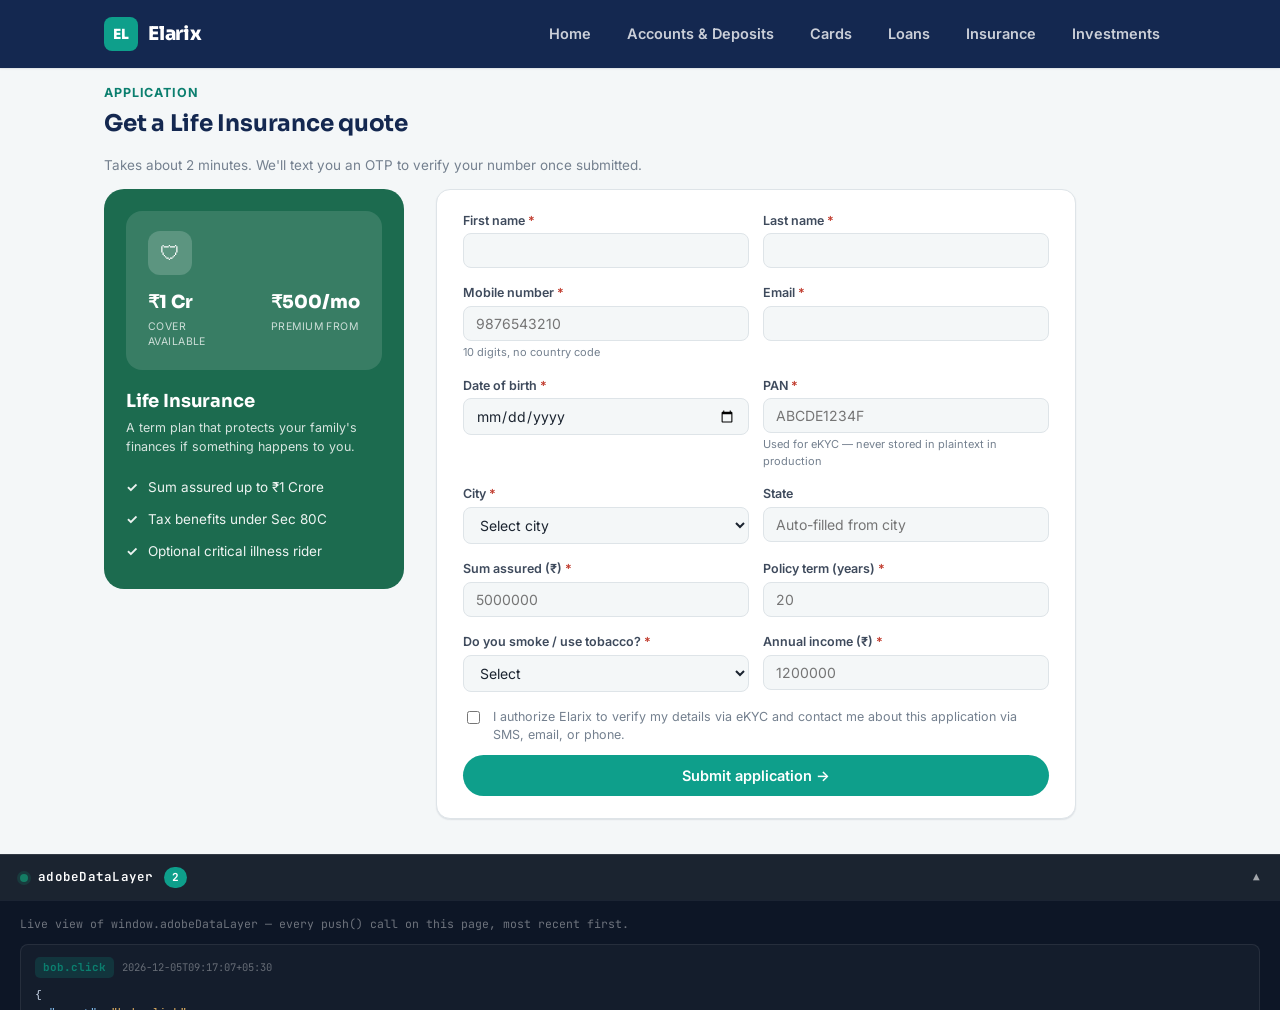
<file: insurance-lead.html>
<!DOCTYPE html>
<html lang="en">
<head>
<meta charset="UTF-8">
<meta name="viewport" content="width=device-width, initial-scale=1.0">
<title>Apply | Elarix</title>
<link rel="stylesheet" href="css/style.css">
</head>
<body>

<header class="site-header">
  <div class="wrap">
    <a href="index.html" class="brand"><span class="mark">EL</span> Elarix</a>
    <nav class="main-nav">
      <a href="index.html">Home</a>
      <a href="accounts.html">Accounts &amp; Deposits</a>
      <a href="cards.html">Cards</a>
      <a href="loans.html">Loans</a>
      <a href="insurance.html">Insurance</a>
      <a href="investments.html">Investments</a>
    </nav>
  </div>
</header>

<main>
  <section style="padding:16px 0;">
    <div class="wrap">
      <div class="section-head section-head--compact">
        <span class="kicker">Application</span>
        <h2 id="form-heading">Tell us a bit about yourself</h2>
        <p>Takes about 2 minutes. We'll text you an OTP to verify your number once submitted.</p>
      </div>

      <div class="lead-layout">
        <div class="lead-card-panel" id="lead-card-panel">
          <div class="info-snapshot" id="lcp-snapshot">
            <div class="is-icon" id="lcp-icon"></div>
            <div class="is-stats" id="lcp-stats"></div>
          </div>
          <h3 id="lcp-name"></h3>
          <div class="lcp-rate" id="lcp-tagline"></div>
          <ul class="perks" id="lcp-perks"></ul>
        </div>

        <div class="lead-form-col">
          <div class="form-shell" id="form-shell">
            <form id="lead-form" novalidate>
              <div class="field-row">
                <div class="field">
                  <label for="first_name">First name <span class="req">*</span></label>
                  <input type="text" id="first_name" name="first_name" required autocomplete="given-name">
                </div>
                <div class="field">
                  <label for="last_name">Last name <span class="req">*</span></label>
                  <input type="text" id="last_name" name="last_name" required autocomplete="family-name">
                </div>
              </div>

              <div class="field-row">
                <div class="field">
                  <label for="mobile_number">Mobile number <span class="req">*</span></label>
                  <input type="tel" id="mobile_number" name="mobile_number" required pattern="[6-9][0-9]{9}" maxlength="10" placeholder="9876543210" autocomplete="tel-national">
                  <span class="hint">10 digits, no country code</span>
                </div>
                <div class="field">
                  <label for="email_id">Email <span class="req">*</span></label>
                  <input type="email" id="email_id" name="email_id" required autocomplete="email">
                </div>
              </div>

              <div class="field-row">
                <div class="field">
                  <label for="dob">Date of birth <span class="req">*</span></label>
                  <input type="date" id="dob" name="dob" required max="2008-12-31" min="1945-01-01">
                </div>
                <div class="field">
                  <label for="pan">PAN <span class="req">*</span></label>
                  <input type="text" id="pan" name="pan" required pattern="[A-Za-z]{5}[0-9]{4}[A-Za-z]{1}" maxlength="10" placeholder="ABCDE1234F" style="text-transform:uppercase;">
                  <span class="hint">Used for eKYC — never stored in plaintext in production</span>
                </div>
              </div>

              <div class="field-row">
                <div class="field">
                  <label for="city">City <span class="req">*</span></label>
                  <select id="city" name="city" required>
                    <option value="" disabled selected>Select city</option>
                  </select>
                </div>
                <div class="field">
                  <label for="state">State</label>
                  <input type="text" id="state" name="state" readonly placeholder="Auto-filled from city">
                </div>
              </div>

              <!-- Product-specific fields, injected by PRODUCT_EXTRA_FIELDS -->
              <div id="extra-fields"></div>

              <div class="consent-row">
                <input type="checkbox" id="consent" required>
                <label for="consent">I authorize Elarix to verify my details via eKYC and contact me about this application via SMS, email, or phone.</label>
              </div>

              <button type="submit" class="btn btn-primary btn-block">Submit application →</button>
            </form>
          </div>

          <div class="success-panel form-shell" id="success-panel">
            <div class="check">✓</div>
            <h2>Application submitted</h2>
            <p>We've sent an OTP to your mobile number. Your reference ID is below — keep it for tracking.</p>
            <div class="lead-id-chip" id="success-lead-id">INSWEB000000</div>
            <div>
              <a href="index.html" class="btn btn-dark">Back to Home →</a>
            </div>
          </div>
        </div>
      </div>
    </div>
  </section>
</main>

<footer class="site-footer">
  <div class="wrap">
    <span>© 2026 Elarix — fictional demo site, not a real financial institution</span>
    <span class="pill">🔧 Built for AEP Web SDK / Adobe Launch testing</span>
  </div>
</footer>

<!-- Data Layer Inspector -->
<div id="dl-inspector">
  <div class="dl-toggle" id="dl-toggle">
    <div class="left">
      <span class="dot"></span>
      <span class="label">adobeDataLayer</span>
      <span class="count" id="dl-count">0</span>
    </div>
    <span class="chev">▲</span>
  </div>
  <div class="dl-body">
    <div class="dl-hint">Live view of window.adobeDataLayer — every push() call on this page, most recent first.</div>
    <div id="dl-events"></div>
  </div>
</div>

<script src="js/datalayer.js"></script>
<script src="js/leadform.js"></script>
<script src="https://assets.adobedtm.com/21b53c73144b/92b0da8c6181/launch-81122a58b9b9-development.min.js" async></script>
<script src="js/inspector.js"></script>
<script>
  const CATEGORY = "Insurance";

  const PRODUCT_META = {
    "Life Insurance": { icon: "🛡", tagline: "A term plan that protects your family's finances if something happens to you.",
      stats: [["₹1 Cr", "Cover available"], ["₹500/mo", "Premium from"]],
      perks: ["Sum assured up to ₹1 Crore", "Tax benefits under Sec 80C", "Optional critical illness rider"] },
    "Health Insurance": { icon: "🏥", tagline: "Cashless treatment at a wide hospital network, for you and your family.",
      stats: [["₹25L", "Cover available"], ["10,000+", "Network hospitals"]],
      perks: ["Cashless claims at network hospitals", "Pre & post-hospitalization covered", "No-claim bonus every claim-free year"] },
    "Motor Insurance": { icon: "🚘", tagline: "Third-party and own-damage cover for your car or bike.",
      stats: [["Same-day", "Policy issuance"], ["Cashless", "Garage network"]],
      perks: ["Third-party + own damage cover", "Cashless claims at network garages", "No Claim Bonus protection add-on"] },
    "Travel Insurance": { icon: "✈", tagline: "Cover for medical emergencies, delays, and lost baggage on your next trip.",
      stats: [["₹50L", "Medical cover"], ["190+", "Countries covered"]],
      perks: ["Emergency medical evacuation", "Trip cancellation & delay cover", "Lost baggage & passport cover"] },
  };

  const PRODUCT_EXTRA_FIELDS = {
    "Life Insurance": [
      { id: "sum_assured_inr", label: "Sum assured (₹)", type: "number", min: 500000, step: 100000, placeholder: "5000000" },
      { id: "policy_term_years", label: "Policy term (years)", type: "number", min: 5, max: 40, placeholder: "20" },
      { id: "smoker", label: "Do you smoke / use tobacco?", type: "select", options: ["No", "Yes"] },
      { id: "annual_income_inr", label: "Annual income (₹)", type: "number", min: 100000, step: 50000, placeholder: "1200000" },
    ],
    "Health Insurance": [
      { id: "sum_insured_inr", label: "Sum insured (₹)", type: "number", min: 300000, step: 100000, placeholder: "1000000" },
      { id: "family_members_count", label: "Family members to cover", type: "number", min: 1, max: 10, placeholder: "3" },
      { id: "pre_existing_condition", label: "Any pre-existing condition?", type: "select", options: ["No", "Yes"] },
    ],
    "Motor Insurance": [
      { id: "vehicle_type", label: "Vehicle type", type: "select", options: ["Car", "Bike"] },
      { id: "vehicle_registration_number", label: "Vehicle registration number", type: "text", placeholder: "MH12AB1234" },
      { id: "vehicle_manufacture_year", label: "Manufacture year", type: "number", min: 1990, max: 2026, placeholder: "2022" },
    ],
    "Travel Insurance": [
      { id: "destination_country", label: "Destination country", type: "text", placeholder: "Thailand" },
      { id: "travel_start_date", label: "Travel start date", type: "date" },
      { id: "travel_end_date", label: "Travel end date", type: "date" },
      { id: "traveler_count", label: "Number of travelers", type: "number", min: 1, max: 10, placeholder: "2" },
    ],
  };

  const params = new URLSearchParams(window.location.search);
  const selectedProduct = PRODUCT_META[params.get("product")] ? params.get("product") : "Life Insurance";
  const meta = PRODUCT_META[selectedProduct];
  const extraFields = PRODUCT_EXTRA_FIELDS[selectedProduct];

  BankDataLayer.pageView({ page_name: "Lead Submission - " + CATEGORY });
  BankDataLayer.click(selectedProduct + " - Application Form Opened", { event_type: "application_start" });

  document.getElementById("form-heading").textContent = "Get a " + selectedProduct + " quote";
  document.getElementById("lead-card-panel").style.background = "var(--cat-insurance)";
  document.getElementById("lcp-icon").textContent = meta.icon;
  document.getElementById("lcp-stats").innerHTML = meta.stats.map(function (s) { return '<div class="is-stat"><span class="v">' + s[0] + '</span><span class="l">' + s[1] + '</span></div>'; }).join("");
  document.getElementById("lcp-name").textContent = selectedProduct;
  document.getElementById("lcp-tagline").textContent = meta.tagline;
  document.getElementById("lcp-perks").innerHTML = meta.perks.map(function (p) { return "<li>" + p + "</li>"; }).join("");

  LeadFormHelper.renderExtraFields(document.getElementById("extra-fields"), extraFields);

  const citySelect = document.getElementById("city");
  LeadFormHelper.populateCityDropdown(citySelect, document.getElementById("state"));

  document.getElementById("lead-form").addEventListener("submit", function (e) {
    e.preventDefault();
    const form = e.target;
    if (!form.checkValidity()) {
      form.reportValidity();
      return;
    }

    const profile = Object.assign({
      mobile_number: document.getElementById("mobile_number").value.trim(),
      first_name: document.getElementById("first_name").value.trim(),
      last_name: document.getElementById("last_name").value.trim(),
      email_id: document.getElementById("email_id").value.trim(),
      pan: document.getElementById("pan").value.trim().toUpperCase(),
      dob: document.getElementById("dob").value,
      city: document.getElementById("city").value,
      state: document.getElementById("state").value,
      insurance_type: selectedProduct,
    }, LeadFormHelper.collectValues(extraFields));

    const entry = BankDataLayer.insuranceApplicationSubmit(profile);

    document.getElementById("success-lead-id").textContent = entry.insurance.reference_id;
    document.getElementById("form-shell").style.display = "none";
    document.getElementById("success-panel").classList.add("is-visible");
  });
</script>
</body>
</html>
</file>
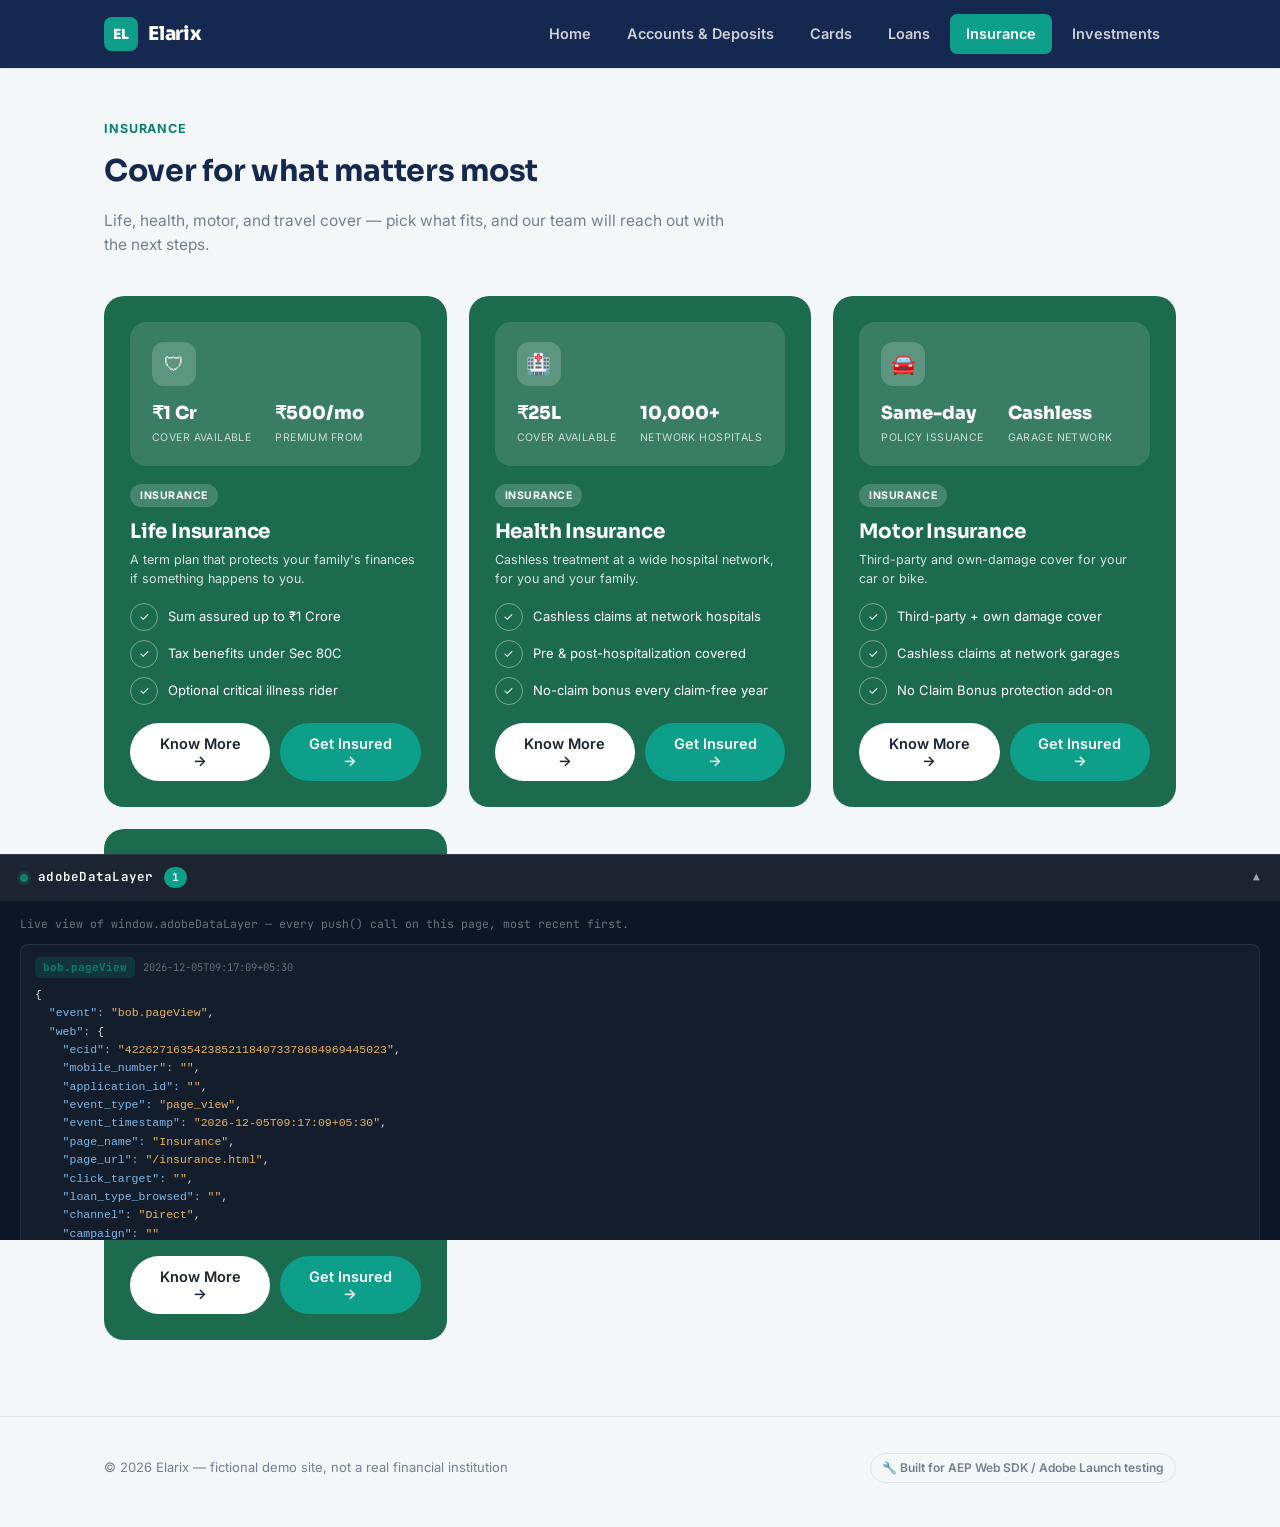
<file: insurance.html>
<!DOCTYPE html>
<html lang="en">
<head>
<meta charset="UTF-8">
<meta name="viewport" content="width=device-width, initial-scale=1.0">
<title>Insurance | Elarix</title>
<link rel="stylesheet" href="css/style.css">
</head>
<body>

<header class="site-header">
  <div class="wrap">
    <a href="index.html" class="brand"><span class="mark">EL</span> Elarix</a>
    <nav class="main-nav">
      <a href="index.html">Home</a>
      <a href="accounts.html">Accounts &amp; Deposits</a>
      <a href="cards.html">Cards</a>
      <a href="loans.html">Loans</a>
      <a href="insurance.html" class="active">Insurance</a>
      <a href="investments.html">Investments</a>
    </nav>
  </div>
</header>

<main>
  <section style="padding-top:52px;padding-bottom:12px;">
    <div class="wrap">
      <div class="section-head">
        <span class="kicker">Insurance</span>
        <h2>Cover for what matters most</h2>
        <p>Life, health, motor, and travel cover — pick what fits, and our team will reach out with the next steps.</p>
      </div>

      <div class="card-list" id="card-list"><!-- populated by JS --></div>
    </div>
  </section>
</main>

<footer class="site-footer">
  <div class="wrap">
    <span>© 2026 Elarix — fictional demo site, not a real financial institution</span>
    <span class="pill">🔧 Built for AEP Web SDK / Adobe Launch testing</span>
  </div>
</footer>

<!-- Data Layer Inspector -->
<div id="dl-inspector">
  <div class="dl-toggle" id="dl-toggle">
    <div class="left">
      <span class="dot"></span>
      <span class="label">adobeDataLayer</span>
      <span class="count" id="dl-count">0</span>
    </div>
    <span class="chev">▲</span>
  </div>
  <div class="dl-body">
    <div class="dl-hint">Live view of window.adobeDataLayer — every push() call on this page, most recent first.</div>
    <div id="dl-events"></div>
  </div>
</div>

<script src="js/datalayer.js"></script>
<script src="https://assets.adobedtm.com/21b53c73144b/92b0da8c6181/launch-81122a58b9b9-development.min.js" async></script>
<script src="js/inspector.js"></script>
<script>
  const CATEGORY = "Insurance";
  BankDataLayer.pageView({ page_name: CATEGORY });

  const PRODUCTS = [
    { name: "Life Insurance", icon: "🛡", tagline: "A term plan that protects your family's finances if something happens to you.",
      stats: [["₹1 Cr", "Cover available"], ["₹500/mo", "Premium from"]],
      perks: ["Sum assured up to ₹1 Crore", "Tax benefits under Sec 80C", "Optional critical illness rider"] },
    { name: "Health Insurance", icon: "🏥", tagline: "Cashless treatment at a wide hospital network, for you and your family.",
      stats: [["₹25L", "Cover available"], ["10,000+", "Network hospitals"]],
      perks: ["Cashless claims at network hospitals", "Pre & post-hospitalization covered", "No-claim bonus every claim-free year"] },
    { name: "Motor Insurance", icon: "🚘", tagline: "Third-party and own-damage cover for your car or bike.",
      stats: [["Same-day", "Policy issuance"], ["Cashless", "Garage network"]],
      perks: ["Third-party + own damage cover", "Cashless claims at network garages", "No Claim Bonus protection add-on"] },
    { name: "Travel Insurance", icon: "✈", tagline: "Cover for medical emergencies, delays, and lost baggage on your next trip.",
      stats: [["₹50L", "Medical cover"], ["190+", "Countries covered"]],
      perks: ["Emergency medical evacuation", "Trip cancellation & delay cover", "Lost baggage & passport cover"] },
  ];

  const listEl = document.getElementById("card-list");
  PRODUCTS.forEach(function (p) {
    const el = document.createElement("div");
    el.className = "tier-tile";
    el.style.background = "var(--cat-insurance)";
    el.innerHTML =
      '<div class="info-snapshot">' +
        '<div class="is-icon">' + p.icon + '</div>' +
        '<div class="is-stats">' +
          p.stats.map(function (s) { return '<div class="is-stat"><span class="v">' + s[0] + '</span><span class="l">' + s[1] + '</span></div>'; }).join("") +
        '</div>' +
      '</div>' +
      '<span class="tt-badge">' + CATEGORY + '</span>' +
      '<h3>' + p.name + '</h3>' +
      '<div class="tt-tagline">' + p.tagline + '</div>' +
      '<ul class="tt-perks">' +
        p.perks.map(function (perk) { return '<li><span class="icon">✓</span><span>' + perk + '</span></li>'; }).join("") +
      '</ul>' +
      '<div class="card-details">Premiums and cover shown are indicative and subject to underwriting. *Terms &amp; conditions apply.</div>' +
      '<div class="btn-row">' +
        '<button class="btn btn-white know-more">Know More →</button>' +
        '<button class="btn btn-primary apply-now" data-product="' + p.name + '">Get Insured →</button>' +
      '</div>';

    el.addEventListener("mouseenter", function onFirstHover() {
      BankDataLayer.click(p.name + " - View Details", { event_type: "product_click" });
      el.removeEventListener("mouseenter", onFirstHover);
    }, { once: true });

    el.querySelector(".know-more").addEventListener("click", function () {
      BankDataLayer.click(p.name + " - Know More", { event_type: "cta_click" });
      el.querySelector(".card-details").classList.toggle("is-visible");
    });

    el.querySelector(".apply-now").addEventListener("click", function () {
      BankDataLayer.click(p.name + " - Get Insured", { event_type: "cta_click" });
      window.location.href = "insurance-lead.html?product=" + encodeURIComponent(p.name);
    });

    listEl.appendChild(el);
  });
</script>
</body>
</html>
</file>
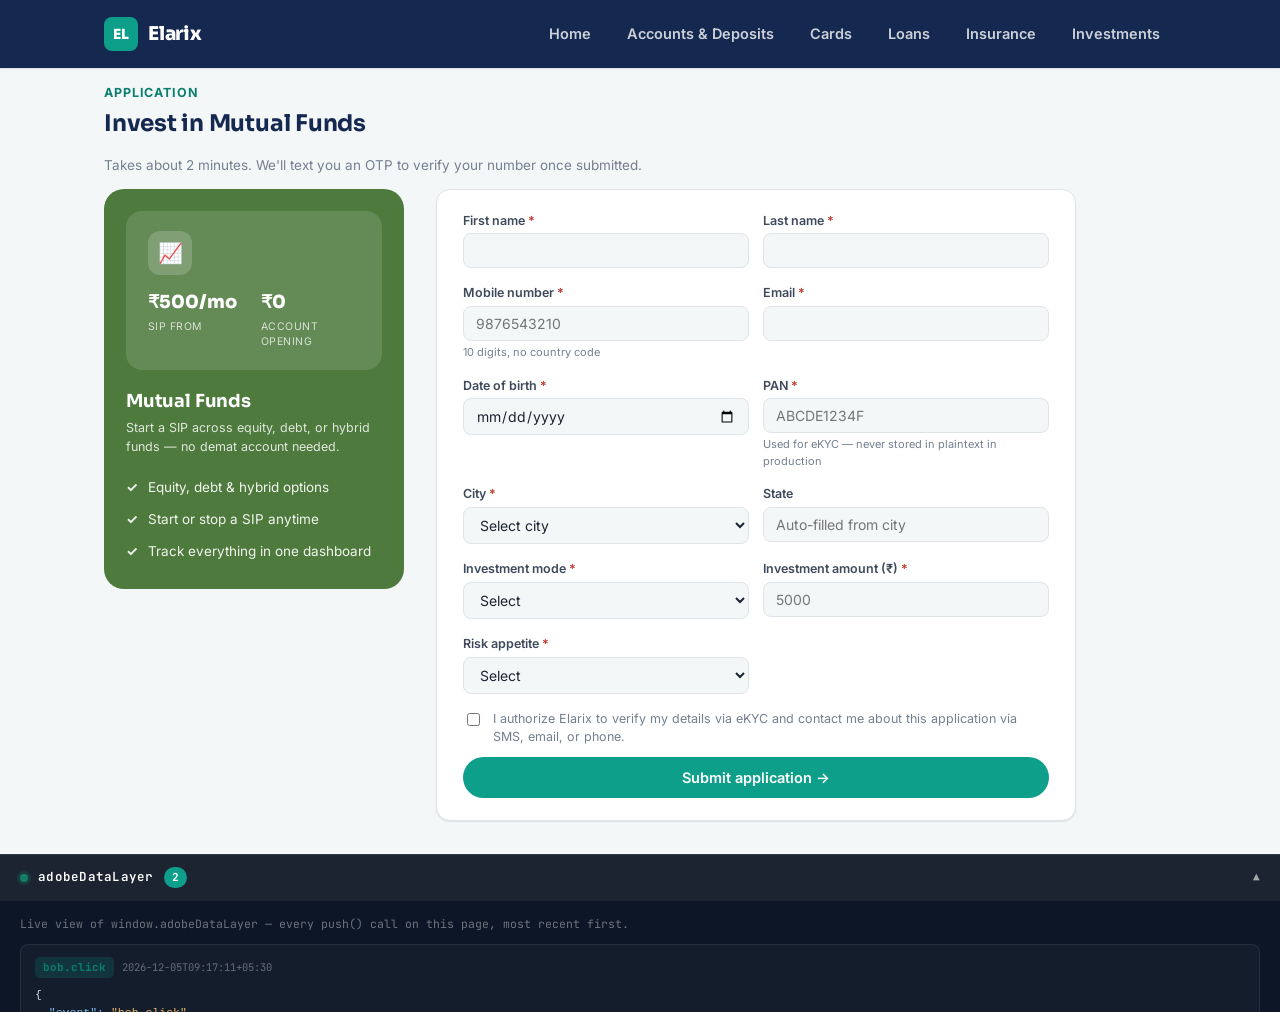
<file: investments-lead.html>
<!DOCTYPE html>
<html lang="en">
<head>
<meta charset="UTF-8">
<meta name="viewport" content="width=device-width, initial-scale=1.0">
<title>Apply | Elarix</title>
<link rel="stylesheet" href="css/style.css">
</head>
<body>

<header class="site-header">
  <div class="wrap">
    <a href="index.html" class="brand"><span class="mark">EL</span> Elarix</a>
    <nav class="main-nav">
      <a href="index.html">Home</a>
      <a href="accounts.html">Accounts &amp; Deposits</a>
      <a href="cards.html">Cards</a>
      <a href="loans.html">Loans</a>
      <a href="insurance.html">Insurance</a>
      <a href="investments.html">Investments</a>
    </nav>
  </div>
</header>

<main>
  <section style="padding:16px 0;">
    <div class="wrap">
      <div class="section-head section-head--compact">
        <span class="kicker">Application</span>
        <h2 id="form-heading">Tell us a bit about yourself</h2>
        <p>Takes about 2 minutes. We'll text you an OTP to verify your number once submitted.</p>
      </div>

      <div class="lead-layout">
        <div class="lead-card-panel" id="lead-card-panel">
          <div class="info-snapshot" id="lcp-snapshot">
            <div class="is-icon" id="lcp-icon"></div>
            <div class="is-stats" id="lcp-stats"></div>
          </div>
          <h3 id="lcp-name"></h3>
          <div class="lcp-rate" id="lcp-tagline"></div>
          <ul class="perks" id="lcp-perks"></ul>
        </div>

        <div class="lead-form-col">
          <div class="form-shell" id="form-shell">
            <form id="lead-form" novalidate>
              <div class="field-row">
                <div class="field">
                  <label for="first_name">First name <span class="req">*</span></label>
                  <input type="text" id="first_name" name="first_name" required autocomplete="given-name">
                </div>
                <div class="field">
                  <label for="last_name">Last name <span class="req">*</span></label>
                  <input type="text" id="last_name" name="last_name" required autocomplete="family-name">
                </div>
              </div>

              <div class="field-row">
                <div class="field">
                  <label for="mobile_number">Mobile number <span class="req">*</span></label>
                  <input type="tel" id="mobile_number" name="mobile_number" required pattern="[6-9][0-9]{9}" maxlength="10" placeholder="9876543210" autocomplete="tel-national">
                  <span class="hint">10 digits, no country code</span>
                </div>
                <div class="field">
                  <label for="email_id">Email <span class="req">*</span></label>
                  <input type="email" id="email_id" name="email_id" required autocomplete="email">
                </div>
              </div>

              <div class="field-row">
                <div class="field">
                  <label for="dob">Date of birth <span class="req">*</span></label>
                  <input type="date" id="dob" name="dob" required max="2008-12-31" min="1945-01-01">
                </div>
                <div class="field">
                  <label for="pan">PAN <span class="req">*</span></label>
                  <input type="text" id="pan" name="pan" required pattern="[A-Za-z]{5}[0-9]{4}[A-Za-z]{1}" maxlength="10" placeholder="ABCDE1234F" style="text-transform:uppercase;">
                  <span class="hint">Used for eKYC — never stored in plaintext in production</span>
                </div>
              </div>

              <div class="field-row">
                <div class="field">
                  <label for="city">City <span class="req">*</span></label>
                  <select id="city" name="city" required>
                    <option value="" disabled selected>Select city</option>
                  </select>
                </div>
                <div class="field">
                  <label for="state">State</label>
                  <input type="text" id="state" name="state" readonly placeholder="Auto-filled from city">
                </div>
              </div>

              <!-- Product-specific fields, injected by PRODUCT_EXTRA_FIELDS -->
              <div id="extra-fields"></div>

              <div class="consent-row">
                <input type="checkbox" id="consent" required>
                <label for="consent">I authorize Elarix to verify my details via eKYC and contact me about this application via SMS, email, or phone.</label>
              </div>

              <button type="submit" class="btn btn-primary btn-block">Submit application →</button>
            </form>
          </div>

          <div class="success-panel form-shell" id="success-panel">
            <div class="check">✓</div>
            <h2>Application submitted</h2>
            <p>We've sent an OTP to your mobile number. Your reference ID is below — keep it for tracking.</p>
            <div class="lead-id-chip" id="success-lead-id">INVWEB000000</div>
            <div>
              <a href="index.html" class="btn btn-dark">Back to Home →</a>
            </div>
          </div>
        </div>
      </div>
    </div>
  </section>
</main>

<footer class="site-footer">
  <div class="wrap">
    <span>© 2026 Elarix — fictional demo site, not a real financial institution</span>
    <span class="pill">🔧 Built for AEP Web SDK / Adobe Launch testing</span>
  </div>
</footer>

<!-- Data Layer Inspector -->
<div id="dl-inspector">
  <div class="dl-toggle" id="dl-toggle">
    <div class="left">
      <span class="dot"></span>
      <span class="label">adobeDataLayer</span>
      <span class="count" id="dl-count">0</span>
    </div>
    <span class="chev">▲</span>
  </div>
  <div class="dl-body">
    <div class="dl-hint">Live view of window.adobeDataLayer — every push() call on this page, most recent first.</div>
    <div id="dl-events"></div>
  </div>
</div>

<script src="js/datalayer.js"></script>
<script src="js/leadform.js"></script>
<script src="https://assets.adobedtm.com/21b53c73144b/92b0da8c6181/launch-81122a58b9b9-development.min.js" async></script>
<script src="js/inspector.js"></script>
<script>
  const CATEGORY = "Investments";

  const PRODUCT_META = {
    "Mutual Funds": { icon: "📈", tagline: "Start a SIP across equity, debt, or hybrid funds — no demat account needed.",
      stats: [["₹500/mo", "SIP from"], ["₹0", "Account opening"]],
      perks: ["Equity, debt & hybrid options", "Start or stop a SIP anytime", "Track everything in one dashboard"] },
    "Demat & Trading": { icon: "📊", tagline: "Buy and sell stocks directly, with a single linked trading account.",
      stats: [["₹0", "Account opening"], ["₹20/trade", "Flat brokerage"]],
      perks: ["Zero account opening charges", "Flat ₹20 per trade brokerage", "Real-time market data in the app"] },
    "IPO": { icon: "🚀", tagline: "Apply for upcoming IPOs directly via UPI, straight from your account.",
      stats: [["UPI-based", "Application"], ["T+3 days", "Listing timeline"]],
      perks: ["Apply via UPI in a few taps", "Track allotment status in-app", "Funds blocked, not debited, until allotment"] },
    "PPF & NPS": { icon: "🏦", tagline: "Long-term, tax-advantaged savings for retirement.",
      stats: [["7.10% p.a.", "PPF (govt-set)"], ["₹500/yr", "PPF minimum"]],
      perks: ["Tax-free returns under Sec 80C", "15-year PPF lock-in, extendable", "NPS adds market-linked retirement corpus"] },
  };

  const PRODUCT_EXTRA_FIELDS = {
    "Mutual Funds": [
      { id: "investment_mode", label: "Investment mode", type: "select", options: ["SIP (Monthly)", "Lumpsum"] },
      { id: "investment_amount_inr", label: "Investment amount (₹)", type: "number", min: 500, step: 500, placeholder: "5000" },
      { id: "risk_appetite", label: "Risk appetite", type: "select", options: ["Conservative", "Moderate", "Aggressive"] },
    ],
    "Demat & Trading": [
      { id: "trading_experience", label: "Trading experience", type: "select", options: ["Beginner", "Intermediate", "Expert"] },
      { id: "existing_demat_account", label: "Existing demat account elsewhere?", type: "select", options: ["No", "Yes"] },
    ],
    "IPO": [
      { id: "upi_id", label: "UPI ID", type: "text", placeholder: "yourname@upi" },
      { id: "application_amount_inr", label: "Application amount (₹)", type: "number", min: 15000, step: 1000, placeholder: "15000" },
    ],
    "PPF & NPS": [
      { id: "account_type", label: "Account type", type: "select", options: ["PPF", "NPS"] },
      { id: "annual_contribution_inr", label: "Annual contribution (₹)", type: "number", min: 500, step: 500, placeholder: "50000" },
    ],
  };

  const params = new URLSearchParams(window.location.search);
  const selectedProduct = PRODUCT_META[params.get("product")] ? params.get("product") : "Mutual Funds";
  const meta = PRODUCT_META[selectedProduct];
  const extraFields = PRODUCT_EXTRA_FIELDS[selectedProduct];

  BankDataLayer.pageView({ page_name: "Lead Submission - " + CATEGORY });
  BankDataLayer.click(selectedProduct + " - Application Form Opened", { event_type: "application_start" });

  document.getElementById("form-heading").textContent = "Invest in " + selectedProduct;
  document.getElementById("lead-card-panel").style.background = "var(--cat-investments)";
  document.getElementById("lcp-icon").textContent = meta.icon;
  document.getElementById("lcp-stats").innerHTML = meta.stats.map(function (s) { return '<div class="is-stat"><span class="v">' + s[0] + '</span><span class="l">' + s[1] + '</span></div>'; }).join("");
  document.getElementById("lcp-name").textContent = selectedProduct;
  document.getElementById("lcp-tagline").textContent = meta.tagline;
  document.getElementById("lcp-perks").innerHTML = meta.perks.map(function (p) { return "<li>" + p + "</li>"; }).join("");

  LeadFormHelper.renderExtraFields(document.getElementById("extra-fields"), extraFields);

  const citySelect = document.getElementById("city");
  LeadFormHelper.populateCityDropdown(citySelect, document.getElementById("state"));

  document.getElementById("lead-form").addEventListener("submit", function (e) {
    e.preventDefault();
    const form = e.target;
    if (!form.checkValidity()) {
      form.reportValidity();
      return;
    }

    const profile = Object.assign({
      mobile_number: document.getElementById("mobile_number").value.trim(),
      first_name: document.getElementById("first_name").value.trim(),
      last_name: document.getElementById("last_name").value.trim(),
      email_id: document.getElementById("email_id").value.trim(),
      pan: document.getElementById("pan").value.trim().toUpperCase(),
      dob: document.getElementById("dob").value,
      city: document.getElementById("city").value,
      state: document.getElementById("state").value,
      investment_type: selectedProduct,
    }, LeadFormHelper.collectValues(extraFields));

    const entry = BankDataLayer.investmentApplicationSubmit(profile);

    document.getElementById("success-lead-id").textContent = entry.investment.reference_id;
    document.getElementById("form-shell").style.display = "none";
    document.getElementById("success-panel").classList.add("is-visible");
  });
</script>
</body>
</html>
</file>
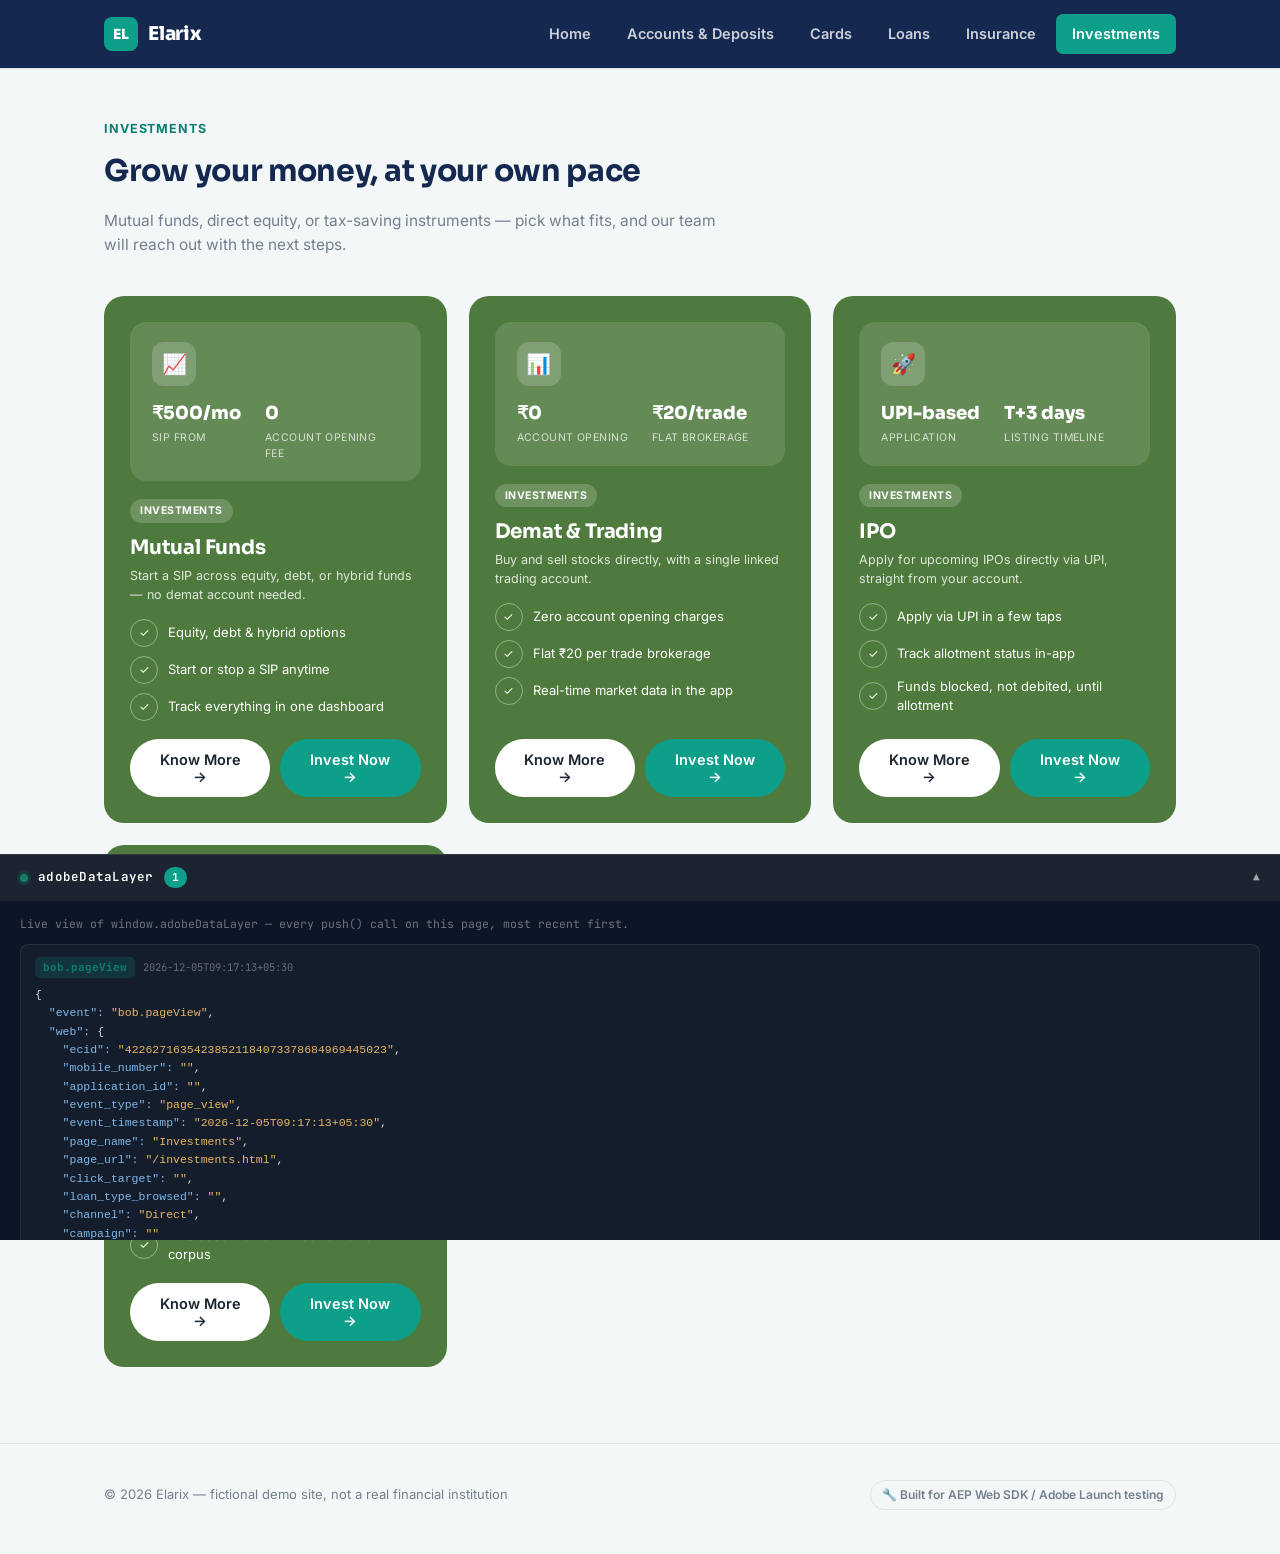
<file: investments.html>
<!DOCTYPE html>
<html lang="en">
<head>
<meta charset="UTF-8">
<meta name="viewport" content="width=device-width, initial-scale=1.0">
<title>Investments | Elarix</title>
<link rel="stylesheet" href="css/style.css">
</head>
<body>

<header class="site-header">
  <div class="wrap">
    <a href="index.html" class="brand"><span class="mark">EL</span> Elarix</a>
    <nav class="main-nav">
      <a href="index.html">Home</a>
      <a href="accounts.html">Accounts &amp; Deposits</a>
      <a href="cards.html">Cards</a>
      <a href="loans.html">Loans</a>
      <a href="insurance.html">Insurance</a>
      <a href="investments.html" class="active">Investments</a>
    </nav>
  </div>
</header>

<main>
  <section style="padding-top:52px;padding-bottom:12px;">
    <div class="wrap">
      <div class="section-head">
        <span class="kicker">Investments</span>
        <h2>Grow your money, at your own pace</h2>
        <p>Mutual funds, direct equity, or tax-saving instruments — pick what fits, and our team will reach out with the next steps.</p>
      </div>

      <div class="card-list" id="card-list"><!-- populated by JS --></div>
    </div>
  </section>
</main>

<footer class="site-footer">
  <div class="wrap">
    <span>© 2026 Elarix — fictional demo site, not a real financial institution</span>
    <span class="pill">🔧 Built for AEP Web SDK / Adobe Launch testing</span>
  </div>
</footer>

<!-- Data Layer Inspector -->
<div id="dl-inspector">
  <div class="dl-toggle" id="dl-toggle">
    <div class="left">
      <span class="dot"></span>
      <span class="label">adobeDataLayer</span>
      <span class="count" id="dl-count">0</span>
    </div>
    <span class="chev">▲</span>
  </div>
  <div class="dl-body">
    <div class="dl-hint">Live view of window.adobeDataLayer — every push() call on this page, most recent first.</div>
    <div id="dl-events"></div>
  </div>
</div>

<script src="js/datalayer.js"></script>
<script src="https://assets.adobedtm.com/21b53c73144b/92b0da8c6181/launch-81122a58b9b9-development.min.js" async></script>
<script src="js/inspector.js"></script>
<script>
  const CATEGORY = "Investments";
  BankDataLayer.pageView({ page_name: CATEGORY });

  const PRODUCTS = [
    { name: "Mutual Funds", icon: "📈", tagline: "Start a SIP across equity, debt, or hybrid funds — no demat account needed.",
      stats: [["₹500/mo", "SIP from"], ["0", "Account opening fee"]],
      perks: ["Equity, debt & hybrid options", "Start or stop a SIP anytime", "Track everything in one dashboard"] },
    { name: "Demat & Trading", icon: "📊", tagline: "Buy and sell stocks directly, with a single linked trading account.",
      stats: [["₹0", "Account opening"], ["₹20/trade", "Flat brokerage"]],
      perks: ["Zero account opening charges", "Flat ₹20 per trade brokerage", "Real-time market data in the app"] },
    { name: "IPO", icon: "🚀", tagline: "Apply for upcoming IPOs directly via UPI, straight from your account.",
      stats: [["UPI-based", "Application"], ["T+3 days", "Listing timeline"]],
      perks: ["Apply via UPI in a few taps", "Track allotment status in-app", "Funds blocked, not debited, until allotment"] },
    { name: "PPF & NPS", icon: "🏦", tagline: "Long-term, tax-advantaged savings for retirement.",
      stats: [["7.10% p.a.", "PPF (govt-set)"], ["₹500/yr", "PPF minimum"]],
      perks: ["Tax-free returns under Sec 80C", "15-year PPF lock-in, extendable", "NPS adds market-linked retirement corpus"] },
  ];

  const listEl = document.getElementById("card-list");
  PRODUCTS.forEach(function (p) {
    const el = document.createElement("div");
    el.className = "tier-tile";
    el.style.background = "var(--cat-investments)";
    el.innerHTML =
      '<div class="info-snapshot">' +
        '<div class="is-icon">' + p.icon + '</div>' +
        '<div class="is-stats">' +
          p.stats.map(function (s) { return '<div class="is-stat"><span class="v">' + s[0] + '</span><span class="l">' + s[1] + '</span></div>'; }).join("") +
        '</div>' +
      '</div>' +
      '<span class="tt-badge">' + CATEGORY + '</span>' +
      '<h3>' + p.name + '</h3>' +
      '<div class="tt-tagline">' + p.tagline + '</div>' +
      '<ul class="tt-perks">' +
        p.perks.map(function (perk) { return '<li><span class="icon">✓</span><span>' + perk + '</span></li>'; }).join("") +
      '</ul>' +
      '<div class="card-details">Mutual fund investments are subject to market risk. Rates shown are indicative and subject to change. *Terms &amp; conditions apply.</div>' +
      '<div class="btn-row">' +
        '<button class="btn btn-white know-more">Know More →</button>' +
        '<button class="btn btn-primary apply-now" data-product="' + p.name + '">Invest Now →</button>' +
      '</div>';

    el.addEventListener("mouseenter", function onFirstHover() {
      BankDataLayer.click(p.name + " - View Details", { event_type: "product_click" });
      el.removeEventListener("mouseenter", onFirstHover);
    }, { once: true });

    el.querySelector(".know-more").addEventListener("click", function () {
      BankDataLayer.click(p.name + " - Know More", { event_type: "cta_click" });
      el.querySelector(".card-details").classList.toggle("is-visible");
    });

    el.querySelector(".apply-now").addEventListener("click", function () {
      BankDataLayer.click(p.name + " - Invest Now", { event_type: "cta_click" });
      window.location.href = "investments-lead.html?product=" + encodeURIComponent(p.name);
    });

    listEl.appendChild(el);
  });
</script>
</body>
</html>
</file>
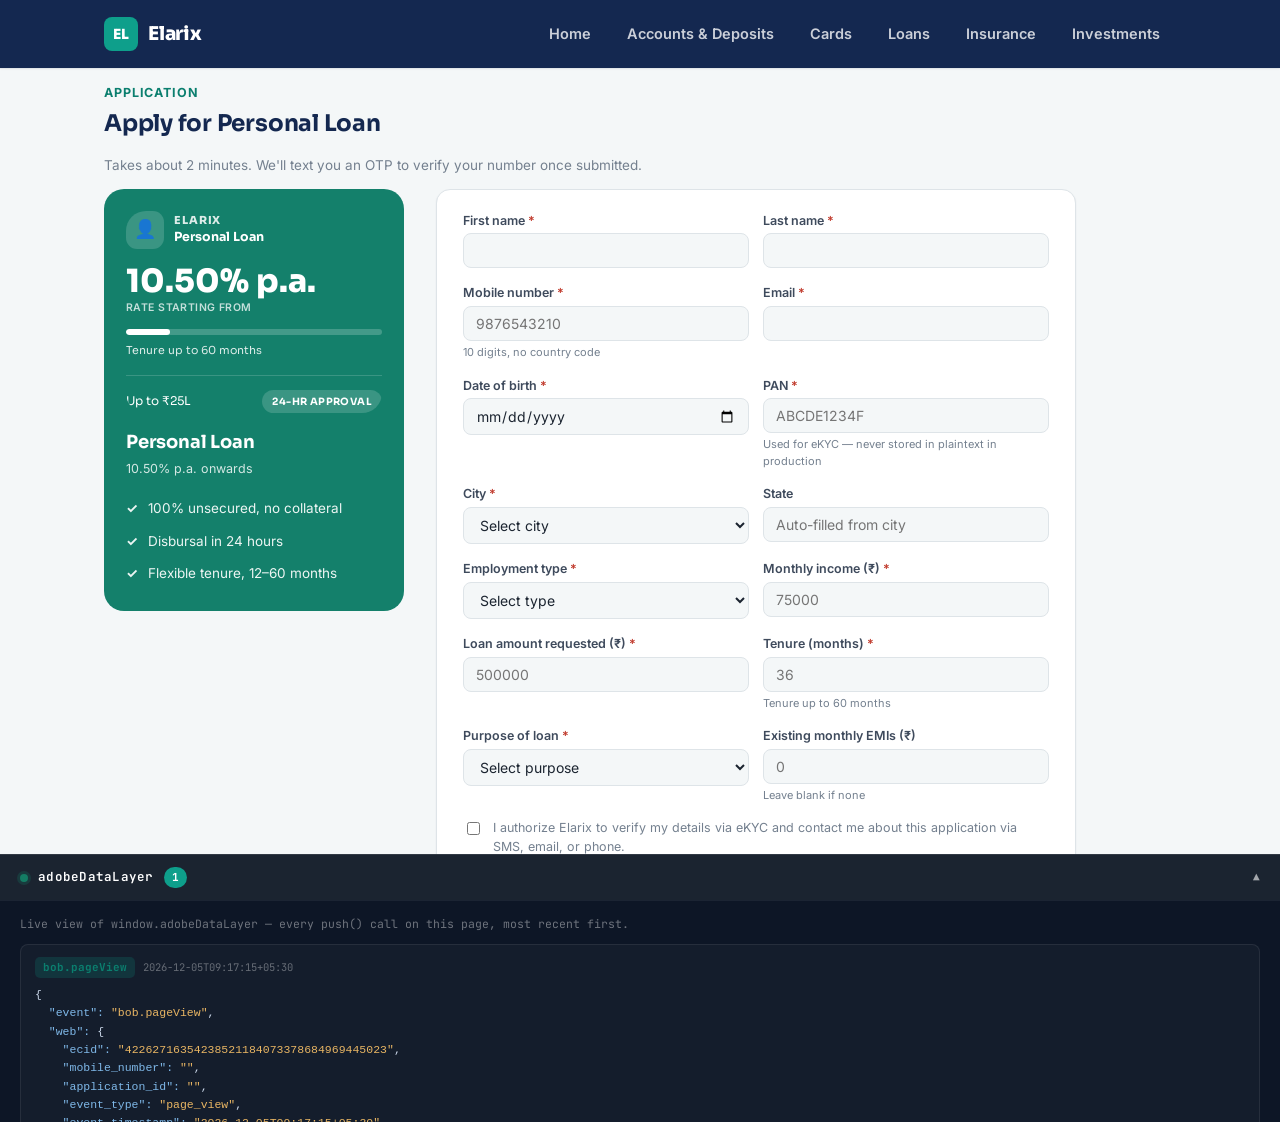
<file: lead.html>
<!DOCTYPE html>
<html lang="en">
<head>
<meta charset="UTF-8">
<meta name="viewport" content="width=device-width, initial-scale=1.0">
<title>Apply | Elarix</title>
<link rel="stylesheet" href="css/style.css">
</head>
<body>

<header class="site-header">
  <div class="wrap">
    <a href="index.html" class="brand"><span class="mark">EL</span> Elarix</a>
    <nav class="main-nav">
      <a href="index.html">Home</a>
      <a href="accounts.html">Accounts &amp; Deposits</a>
      <a href="cards.html">Cards</a>
      <a href="loans.html">Loans</a>
      <a href="insurance.html">Insurance</a>
      <a href="investments.html">Investments</a>
    </nav>
  </div>
</header>

<main>
  <section style="padding:16px 0;">
    <div class="wrap">
      <div class="section-head section-head--compact">
        <span class="kicker">Application</span>
        <h2 id="form-heading">Tell us a bit about yourself</h2>
        <p>Takes about 2 minutes. We'll text you an OTP to verify your number once submitted.</p>
      </div>

      <div class="lead-layout">
        <div class="lead-card-panel" id="lead-card-panel">
          <div class="loan-snapshot" id="lcp-mockup">
            <div class="ls-head">
              <div class="ls-icon" id="lcp-icon"></div>
              <div class="ls-head-text"><span class="ls-brand">ELARIX</span><span class="ls-product" id="lcp-tier-label"></span></div>
            </div>
            <div class="ls-rate" id="lcp-rate-big"></div>
            <div>
              <div class="ls-bar"><div class="ls-bar-fill" id="lcp-bar-fill"></div></div>
              <div class="ls-bar-label" id="lcp-tenure"></div>
            </div>
            <div class="ls-foot"><span id="lcp-amount"></span><span class="ls-badge" id="lcp-badge"></span></div>
          </div>
          <h3 id="lcp-name"></h3>
          <div class="lcp-rate" id="lcp-rate"></div>
          <ul class="perks" id="lcp-perks"></ul>
        </div>

        <div class="lead-form-col">
          <div class="form-shell" id="form-shell">
            <form id="lead-form" novalidate>
              <div class="field-row">
                <div class="field">
                  <label for="first_name">First name <span class="req">*</span></label>
                  <input type="text" id="first_name" name="first_name" required autocomplete="given-name">
                </div>
                <div class="field">
                  <label for="last_name">Last name <span class="req">*</span></label>
                  <input type="text" id="last_name" name="last_name" required autocomplete="family-name">
                </div>
              </div>

              <div class="field-row">
                <div class="field">
                  <label for="mobile_number">Mobile number <span class="req">*</span></label>
                  <input type="tel" id="mobile_number" name="mobile_number" required pattern="[6-9][0-9]{9}" maxlength="10" placeholder="9876543210" autocomplete="tel-national">
                  <span class="hint">10 digits, no country code</span>
                </div>
                <div class="field">
                  <label for="email_id">Email <span class="req">*</span></label>
                  <input type="email" id="email_id" name="email_id" required autocomplete="email">
                </div>
              </div>

              <div class="field-row">
                <div class="field">
                  <label for="dob">Date of birth <span class="req">*</span></label>
                  <input type="date" id="dob" name="dob" required max="2005-12-31" min="1945-01-01">
                </div>
                <div class="field">
                  <label for="pan">PAN <span class="req">*</span></label>
                  <input type="text" id="pan" name="pan" required pattern="[A-Za-z]{5}[0-9]{4}[A-Za-z]{1}" maxlength="10" placeholder="ABCDE1234F" style="text-transform:uppercase;">
                  <span class="hint">Used for eKYC — never stored in plaintext in production</span>
                </div>
              </div>

              <div class="field-row">
                <div class="field">
                  <label for="city">City <span class="req">*</span></label>
                  <select id="city" name="city" required>
                    <option value="" disabled selected>Select city</option>
                  </select>
                </div>
                <div class="field">
                  <label for="state">State</label>
                  <input type="text" id="state" name="state" readonly placeholder="Auto-filled from city">
                </div>
              </div>

              <div class="field-row">
                <div class="field">
                  <label for="employment_type">Employment type <span class="req">*</span></label>
                  <select id="employment_type" name="employment_type" required>
                    <option value="" disabled selected>Select type</option>
                    <option value="Salaried">Salaried</option>
                    <option value="Self-Employed">Self-Employed</option>
                    <option value="Self-Employed Professional">Self-Employed Professional</option>
                  </select>
                </div>
                <div class="field">
                  <label for="monthly_income_inr">Monthly income (₹) <span class="req">*</span></label>
                  <input type="number" id="monthly_income_inr" name="monthly_income_inr" required min="10000" step="1000" placeholder="75000">
                </div>
              </div>

              <div class="field-row">
                <div class="field">
                  <label for="loan_amount_requested">Loan amount requested (₹) <span class="req">*</span></label>
                  <input type="number" id="loan_amount_requested" name="loan_amount_requested" required min="10000" step="5000" placeholder="500000">
                </div>
                <div class="field">
                  <label for="tenure_months">Tenure (months) <span class="req">*</span></label>
                  <input type="number" id="tenure_months" name="tenure_months" required min="3" placeholder="36">
                  <span class="hint" id="tenure-hint"></span>
                </div>
              </div>

              <div class="field-row" id="purpose-row" style="display:none;">
                <div class="field">
                  <label for="loan_purpose">Purpose of loan <span class="req">*</span></label>
                  <!-- options are swapped in per loan type by PURPOSE_OPTIONS below -->
                  <select id="loan_purpose" name="loan_purpose">
                    <option value="" disabled selected>Select purpose</option>
                  </select>
                </div>
                <div class="field">
                  <label for="existing_emi_inr">Existing monthly EMIs (₹)</label>
                  <input type="number" id="existing_emi_inr" name="existing_emi_inr" min="0" step="500" placeholder="0">
                  <span class="hint">Leave blank if none</span>
                </div>
              </div>

              <div class="consent-row">
                <input type="checkbox" id="consent" required>
                <label for="consent">I authorize Elarix to verify my details via eKYC and contact me about this application via SMS, email, or phone.</label>
              </div>

              <button type="submit" class="btn btn-primary btn-block">Submit application →</button>
            </form>
          </div>

          <div class="success-panel form-shell" id="success-panel">
            <div class="check">✓</div>
            <h2>Application submitted</h2>
            <p>We've sent an OTP to your mobile number. Your reference ID is below — keep it for tracking.</p>
            <div class="lead-id-chip" id="success-lead-id">LNAPPWEB000000</div>
            <div>
              <a href="index.html" class="btn btn-dark">Back to Home →</a>
            </div>
          </div>
        </div>
      </div>
    </div>
  </section>
</main>

<footer class="site-footer">
  <div class="wrap">
    <span>© 2026 Elarix — fictional demo site, not a real financial institution</span>
    <span class="pill">🔧 Built for AEP Web SDK / Adobe Launch testing</span>
  </div>
</footer>

<!-- Data Layer Inspector -->
<div id="dl-inspector">
  <div class="dl-toggle" id="dl-toggle">
    <div class="left">
      <span class="dot"></span>
      <span class="label">adobeDataLayer</span>
      <span class="count" id="dl-count">0</span>
    </div>
    <span class="chev">▲</span>
  </div>
  <div class="dl-body">
    <div class="dl-hint">Live view of window.adobeDataLayer — every push() call on this page, most recent first.</div>
    <div id="dl-events"></div>
  </div>
</div>

<script src="js/datalayer.js"></script>
<script src="https://assets.adobedtm.com/21b53c73144b/92b0da8c6181/launch-81122a58b9b9-development.min.js" async></script>
<script src="js/inspector.js"></script>
<script>
  // Same city -> state mapping used across the site, kept identical so
  // form submissions stay internally consistent.
  const CITY_STATE_MAP = {
    "Mumbai": "Maharashtra", "Pune": "Maharashtra",
    "Delhi": "Delhi",
    "Bengaluru": "Karnataka",
    "Chennai": "Tamil Nadu",
    "Hyderabad": "Telangana",
    "Kolkata": "West Bengal",
    "Ahmedabad": "Gujarat", "Vadodara": "Gujarat", "Surat": "Gujarat",
    "Jaipur": "Rajasthan",
    "Lucknow": "Uttar Pradesh",
    "Chandigarh": "Chandigarh",
    "Kochi": "Kerala",
    "Indore": "Madhya Pradesh",
  };
  const LOAN_COLORS = {
    "Personal Loan": "var(--loan-personal)", "Home Loan": "var(--loan-home)",
    "Car Loan": "var(--loan-car)", "Bike Loan": "var(--loan-bike)",
  };
  // Same rate/perks/icon copy as the LOANS catalog on loans.html, keyed by
  // loan name so the lead form can show a summary without needing that
  // page's data. maxTenureMonths drives the tenure input's max + hint; bar
  // is the tenure-meter fill (%, relative to Home Loan's 30-year max).
  const LOAN_DETAILS = {
    "Personal Loan": { icon: "👤", rate: "10.50% p.a. onwards", rateShort: "10.50%", bg: "linear-gradient(135deg, #14806B, #063A31)",
      tenureText: "Tenure up to 60 months", maxTenureMonths: 60, bar: 17, amount: "Up to ₹25L", badge: "24-hr approval",
      perks: ["100% unsecured, no collateral", "Disbursal in 24 hours", "Flexible tenure, 12–60 months"] },
    "Home Loan": { icon: "🏠", rate: "8.40% p.a. onwards", rateShort: "8.40%", bg: "linear-gradient(135deg, #1F3E73, #0A1830)",
      tenureText: "Tenure up to 30 years", maxTenureMonths: 360, bar: 100, amount: "Up to ₹5Cr", badge: "Tax benefits",
      perks: ["Balance transfer with top-up available", "Doorstep document pickup", "Tax benefits under Sec 80C & 24(b)"] },
    "Car Loan": { icon: "🚗", rate: "9.10% p.a. onwards", rateShort: "9.10%", bg: "linear-gradient(135deg, #55606F, #1B2128)",
      tenureText: "Tenure up to 7 years", maxTenureMonths: 84, bar: 23, amount: "100% on-road", badge: "No foreclosure fee",
      perks: ["New & pre-owned car funding", "Same-day in-principle approval", "No foreclosure charges after 6 EMIs"] },
    "Bike Loan": { icon: "🏍", rate: "11.25% p.a. onwards", rateShort: "11.25%", bg: "linear-gradient(135deg, #9C5B12, #2E1904)",
      tenureText: "Tenure up to 48 months", maxTenureMonths: 48, bar: 13, amount: "Up to ₹3L", badge: "Minimal docs",
      perks: ["Funding for EVs & premium bikes", "Minimal documentation", "Instant approval for salaried applicants"] },
    "Education Loan": { icon: "🎓", rate: "8.10% p.a. onwards", rateShort: "8.10%", bg: "linear-gradient(135deg, #2C6E8C, #0B2530)",
      tenureText: "Tenure up to 15 years", maxTenureMonths: 180, bar: 50, amount: "Up to ₹75L", badge: "Nil fee up to ₹20L",
      perks: ["Covers tuition, hostel & travel costs", "Moratorium until course completion + 6 months", "Tax benefits under Sec 80E"] },
    "Gold Loan": { icon: "🪙", rate: "8.75% p.a. onwards", rateShort: "8.75%", bg: "linear-gradient(135deg, #8A6D1F, #2E2408)",
      tenureText: "Tenure up to 36 months", maxTenureMonths: 36, bar: 10, amount: "Up to ₹50L", badge: "30-min disbursal",
      perks: ["Disbursal within 30 minutes", "Loan against pledged gold jewellery", "Flexible bullet repayment option"] },
    "Business Loan": { icon: "💼", rate: "14.00% p.a. onwards", rateShort: "14.00%", bg: "linear-gradient(135deg, #6B4C9A, #221533)",
      tenureText: "Tenure up to 8 years", maxTenureMonths: 96, bar: 27, amount: "Up to ₹80L", badge: "Collateral-free",
      perks: ["Collateral-free funding up to ₹50L", "GST & Udyam registration accepted", "Overdraft facility available"] },
    "Loan Against Property": { icon: "🏢", rate: "9.00% p.a. onwards", rateShort: "9.00%", bg: "linear-gradient(135deg, #2F5D6B, #0E2126)",
      tenureText: "Tenure up to 20 years", maxTenureMonths: 240, bar: 67, amount: "Up to ₹5Cr", badge: "Big-ticket funding",
      perks: ["Unlock funds against owned property", "Use for business or personal needs", "Longer tenure than unsecured loans"] },
  };
  // Purpose dropdown options vary by loan type - only Personal and Business
  // Loans collect a purpose (unsecured products where intent matters for
  // underwriting); the other 6 products don't show this field at all.
  const PURPOSE_OPTIONS = {
    "Personal Loan": ["Medical Emergency", "Wedding", "Travel", "Home Renovation", "Debt Consolidation", "Other"],
    "Business Loan": ["Working Capital", "Equipment Purchase", "Business Expansion", "Inventory Purchase", "Debt Refinancing", "Other"],
  };

  const params = new URLSearchParams(window.location.search);
  const selectedLoan = LOAN_DETAILS[params.get("loan")] ? params.get("loan") : "Personal Loan";
  const details = LOAN_DETAILS[selectedLoan];

  BankDataLayer.pageView({ page_name: "Lead Submission", loan_type_browsed: selectedLoan });

  // Record that this product's application page was visited, regardless of
  // whether the visitor actually fills in or submits the form - this is
  // what lets the home page hero personalize around "the product they were
  // last looking at applying for" on their next visit.
  BankDataLayer.setLastViewedProduct(selectedLoan);

  // Populate the loan details panel (left column)
  document.getElementById("form-heading").textContent = "Apply for " + selectedLoan;
  document.getElementById("lead-card-panel").style.background = LOAN_COLORS[selectedLoan] || "var(--brand)";
  document.getElementById("lcp-mockup").style.background = details.bg;
  document.getElementById("lcp-tier-label").textContent = selectedLoan;
  document.getElementById("lcp-icon").textContent = details.icon;
  document.getElementById("lcp-rate-big").innerHTML = details.rateShort + " p.a.<small>Rate starting from</small>";
  document.getElementById("lcp-bar-fill").style.width = details.bar + "%";
  document.getElementById("lcp-tenure").textContent = details.tenureText;
  document.getElementById("lcp-amount").textContent = details.amount;
  document.getElementById("lcp-badge").textContent = details.badge;
  document.getElementById("lcp-name").textContent = selectedLoan;
  document.getElementById("lcp-rate").textContent = details.rate;
  document.getElementById("lcp-perks").innerHTML = details.perks.map(function (p) { return "<li>" + p + "</li>"; }).join("");

  // Tenure field: cap + hint driven by the selected product's max tenure.
  const tenureInput = document.getElementById("tenure_months");
  tenureInput.max = details.maxTenureMonths;
  document.getElementById("tenure-hint").textContent = details.tenureText;

  // Purpose/existing-EMI row only makes sense where intent matters for
  // underwriting (Personal, Business); options are swapped in per loan type.
  if (PURPOSE_OPTIONS[selectedLoan]) {
    document.getElementById("purpose-row").style.display = "";
    const purposeSelect = document.getElementById("loan_purpose");
    purposeSelect.required = true;
    purposeSelect.innerHTML = '<option value="" disabled selected>Select purpose</option>' +
      PURPOSE_OPTIONS[selectedLoan].map(function (p) { return '<option value="' + p + '">' + p + '</option>'; }).join("");
  }

  // Populate city dropdown
  const citySelect = document.getElementById("city");
  Object.keys(CITY_STATE_MAP).sort().forEach(function (city) {
    const opt = document.createElement("option");
    opt.value = city; opt.textContent = city;
    citySelect.appendChild(opt);
  });
  citySelect.addEventListener("change", function () {
    document.getElementById("state").value = CITY_STATE_MAP[citySelect.value] || "";
  });

  // application_start fires once, on the first meaningful interaction with
  // the form (not just on page load - page_view already covers that).
  // application_start happens before application_submit, and only for
  // people who actually engaged with the form.
  let startFired = false;
  document.getElementById("lead-form").addEventListener("focusin", function () {
    if (startFired) return;
    startFired = true;
    BankDataLayer.applicationStart(selectedLoan);
  });

  document.getElementById("lead-form").addEventListener("submit", function (e) {
    e.preventDefault();
    const form = e.target;
    if (!form.checkValidity()) {
      form.reportValidity();
      return;
    }

    const profile = {
      mobile_number: document.getElementById("mobile_number").value.trim(),
      first_name: document.getElementById("first_name").value.trim(),
      last_name: document.getElementById("last_name").value.trim(),
      email_id: document.getElementById("email_id").value.trim(),
      pan: document.getElementById("pan").value.trim().toUpperCase(),
      dob: document.getElementById("dob").value,
      city: document.getElementById("city").value,
      state: document.getElementById("state").value,
      employment_type: document.getElementById("employment_type").value,
      monthly_income_inr: Number(document.getElementById("monthly_income_inr").value),
      loan_type: selectedLoan,
      loan_amount_requested: Number(document.getElementById("loan_amount_requested").value),
      tenure_months: Number(document.getElementById("tenure_months").value),
      loan_purpose: PURPOSE_OPTIONS[selectedLoan] ? document.getElementById("loan_purpose").value : "",
      existing_emi_inr: Number(document.getElementById("existing_emi_inr").value) || 0,
    };

    const entry = BankDataLayer.applicationSubmit(profile);

    document.getElementById("success-lead-id").textContent = entry.loan.application_id;
    document.getElementById("form-shell").style.display = "none";
    document.getElementById("success-panel").classList.add("is-visible");
  });
</script>
</body>
</html>
</file>
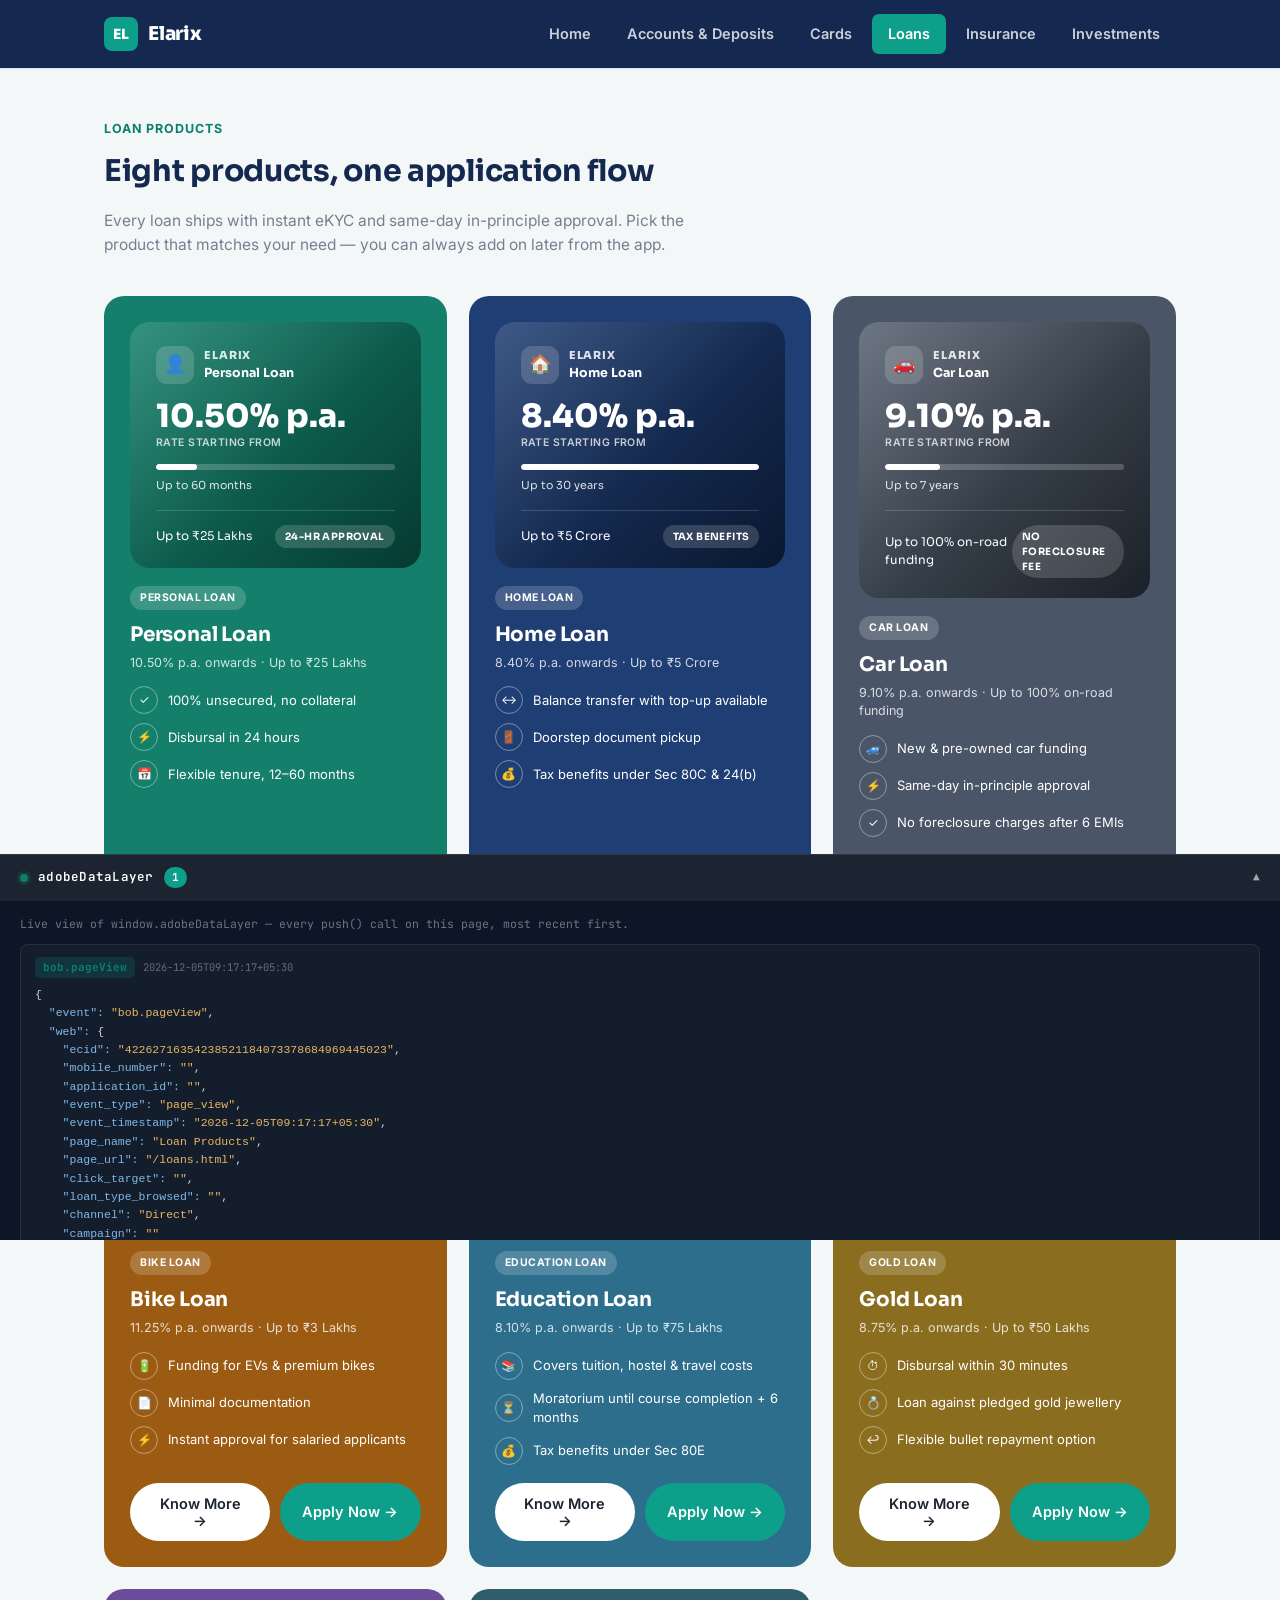
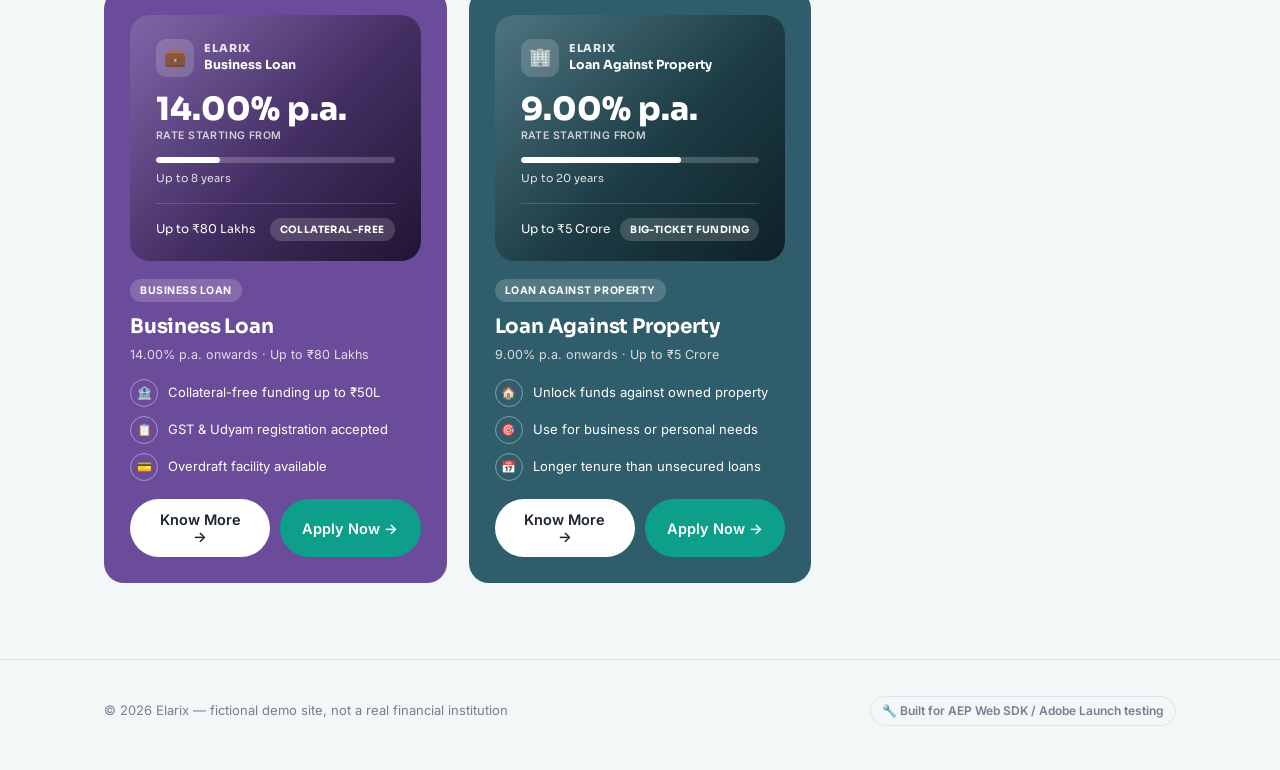
<file: loans.html>
<!DOCTYPE html>
<html lang="en">
<head>
<meta charset="UTF-8">
<meta name="viewport" content="width=device-width, initial-scale=1.0">
<title>Loan Products | Elarix</title>
<link rel="stylesheet" href="css/style.css">
</head>
<body>

<header class="site-header">
  <div class="wrap">
    <a href="index.html" class="brand"><span class="mark">EL</span> Elarix</a>
    <nav class="main-nav">
      <a href="index.html">Home</a>
      <a href="accounts.html">Accounts &amp; Deposits</a>
      <a href="cards.html">Cards</a>
      <a href="loans.html" class="active">Loans</a>
      <a href="insurance.html">Insurance</a>
      <a href="investments.html">Investments</a>
    </nav>
  </div>
</header>

<main>
  <section style="padding-top:52px;padding-bottom:12px;">
    <div class="wrap">
      <div class="section-head" id="compare">
        <span class="kicker">Loan Products</span>
        <h2>Eight products, one application flow</h2>
        <p>Every loan ships with instant eKYC and same-day in-principle approval. Pick the product that matches your need — you can always add on later from the app.</p>
      </div>

      <div class="card-list" id="card-list"><!-- populated by JS --></div>
    </div>
  </section>
</main>

<footer class="site-footer">
  <div class="wrap">
    <span>© 2026 Elarix — fictional demo site, not a real financial institution</span>
    <span class="pill">🔧 Built for AEP Web SDK / Adobe Launch testing</span>
  </div>
</footer>

<!-- Data Layer Inspector -->
<div id="dl-inspector">
  <div class="dl-toggle" id="dl-toggle">
    <div class="left">
      <span class="dot"></span>
      <span class="label">adobeDataLayer</span>
      <span class="count" id="dl-count">0</span>
    </div>
    <span class="chev">▲</span>
  </div>
  <div class="dl-body">
    <div class="dl-hint">Live view of window.adobeDataLayer — every push() call on this page, most recent first.</div>
    <div id="dl-events"></div>
  </div>
</div>

<script src="js/datalayer.js"></script>
<script src="https://assets.adobedtm.com/21b53c73144b/92b0da8c6181/launch-81122a58b9b9-development.min.js" async></script>
<script src="js/inspector.js"></script>
<script>
  BankDataLayer.pageView({ page_name: "Loan Products" });

  // Loan catalog - 4 products, same field set the lead form and hero
  // personalization key off of (loan_type / interest rate / tenure).
  // Colors match the CSS custom properties defined for --loan-personal /
  // --loan-home / --loan-car / --loan-bike. `bar` is the tenure-meter fill
  // (%, relative to Home Loan's 30-year max) shown on the snapshot panel.
  const LOANS = [
    { name: "Personal Loan", icon: "👤", color: "var(--loan-personal)", bg: "linear-gradient(135deg, #14806B, #063A31)", rate: "10.50% p.a. onwards", rateShort: "10.50%",
      maxAmount: "Up to ₹25 Lakhs", tenure: "Up to 60 months", bar: 17, badge: "24-hr approval", fee: "Up to 2%",
      perks: [["✓", "100% unsecured, no collateral"], ["⚡", "Disbursal in 24 hours"], ["📅", "Flexible tenure, 12–60 months"]] },
    { name: "Home Loan", icon: "🏠", color: "var(--loan-home)", bg: "linear-gradient(135deg, #1F3E73, #0A1830)", rate: "8.40% p.a. onwards", rateShort: "8.40%",
      maxAmount: "Up to ₹5 Crore", tenure: "Up to 30 years", bar: 100, badge: "Tax benefits", fee: "0.35% (max ₹11,500)",
      perks: [["↔", "Balance transfer with top-up available"], ["🚪", "Doorstep document pickup"], ["💰", "Tax benefits under Sec 80C & 24(b)"]] },
    { name: "Car Loan", icon: "🚗", color: "var(--loan-car)", bg: "linear-gradient(135deg, #55606F, #1B2128)", rate: "9.10% p.a. onwards", rateShort: "9.10%",
      maxAmount: "Up to 100% on-road funding", tenure: "Up to 7 years", bar: 23, badge: "No foreclosure fee", fee: "Up to 1%",
      perks: [["🚙", "New & pre-owned car funding"], ["⚡", "Same-day in-principle approval"], ["✓", "No foreclosure charges after 6 EMIs"]] },
    { name: "Bike Loan", icon: "🏍", color: "var(--loan-bike)", bg: "linear-gradient(135deg, #9C5B12, #2E1904)", rate: "11.25% p.a. onwards", rateShort: "11.25%",
      maxAmount: "Up to ₹3 Lakhs", tenure: "Up to 48 months", bar: 13, badge: "Minimal docs", fee: "Flat ₹999",
      perks: [["🔋", "Funding for EVs & premium bikes"], ["📄", "Minimal documentation"], ["⚡", "Instant approval for salaried applicants"]] },
    { name: "Education Loan", icon: "🎓", color: "var(--loan-education)", bg: "linear-gradient(135deg, #2C6E8C, #0B2530)", rate: "8.10% p.a. onwards", rateShort: "8.10%",
      maxAmount: "Up to ₹75 Lakhs", tenure: "Up to 15 years", bar: 50, badge: "Nil fee up to ₹20L", fee: "Nil up to ₹20L, ₹10,000 above",
      perks: [["📚", "Covers tuition, hostel & travel costs"], ["⏳", "Moratorium until course completion + 6 months"], ["💰", "Tax benefits under Sec 80E"]] },
    { name: "Gold Loan", icon: "🪙", color: "var(--loan-gold)", bg: "linear-gradient(135deg, #8A6D1F, #2E2408)", rate: "8.75% p.a. onwards", rateShort: "8.75%",
      maxAmount: "Up to ₹50 Lakhs", tenure: "Up to 36 months", bar: 10, badge: "30-min disbursal", fee: "Up to 0.5%",
      perks: [["⏱", "Disbursal within 30 minutes"], ["💍", "Loan against pledged gold jewellery"], ["↩", "Flexible bullet repayment option"]] },
    { name: "Business Loan", icon: "💼", color: "var(--loan-business)", bg: "linear-gradient(135deg, #6B4C9A, #221533)", rate: "14.00% p.a. onwards", rateShort: "14.00%",
      maxAmount: "Up to ₹80 Lakhs", tenure: "Up to 8 years", bar: 27, badge: "Collateral-free", fee: "Up to 2%",
      perks: [["🏦", "Collateral-free funding up to ₹50L"], ["📋", "GST & Udyam registration accepted"], ["💳", "Overdraft facility available"]] },
    { name: "Loan Against Property", icon: "🏢", color: "var(--loan-lap)", bg: "linear-gradient(135deg, #2F5D6B, #0E2126)", rate: "9.00% p.a. onwards", rateShort: "9.00%",
      maxAmount: "Up to ₹5 Crore", tenure: "Up to 20 years", bar: 67, badge: "Big-ticket funding", fee: "Up to 1%",
      perks: [["🏠", "Unlock funds against owned property"], ["🎯", "Use for business or personal needs"], ["📅", "Longer tenure than unsecured loans"]] },
  ];

  const listEl = document.getElementById("card-list");
  LOANS.forEach(function (loan) {
    const el = document.createElement("div");
    el.className = "tier-tile";
    el.style.background = loan.color;
    el.innerHTML =
      '<div class="loan-snapshot" style="background:' + loan.bg + '">' +
        '<div class="ls-head">' +
          '<div class="ls-icon">' + loan.icon + '</div>' +
          '<div class="ls-head-text"><span class="ls-brand">ELARIX</span><span class="ls-product">' + loan.name + '</span></div>' +
        '</div>' +
        '<div class="ls-rate">' + loan.rateShort + ' p.a.<small>Rate starting from</small></div>' +
        '<div>' +
          '<div class="ls-bar"><div class="ls-bar-fill" style="width:' + loan.bar + '%"></div></div>' +
          '<div class="ls-bar-label">' + loan.tenure + '</div>' +
        '</div>' +
        '<div class="ls-foot"><span>' + loan.maxAmount + '</span><span class="ls-badge">' + loan.badge + '</span></div>' +
      '</div>' +
      '<span class="tt-badge">' + loan.name + '</span>' +
      '<h3>' + loan.name + '</h3>' +
      '<div class="tt-rate">' + loan.rate + ' · ' + loan.maxAmount + '</div>' +
      '<ul class="tt-perks">' +
        loan.perks.map(function (p) { return '<li><span class="icon">' + p[0] + '</span><span>' + p[1] + '</span></li>'; }).join("") +
      '</ul>' +
      '<div class="card-details">Processing fee: ' + loan.fee + '. Tenure ' + loan.tenure + '. *Terms &amp; conditions apply. Rates and fees subject to change.</div>' +
      '<div class="btn-row">' +
        '<button class="btn btn-white know-more">Know More →</button>' +
        '<button class="btn btn-primary apply-now" data-loan="' + loan.name + '">Apply Now →</button>' +
      '</div>';

    // product_click fires when the whole panel is viewed/interacted with;
    // the specific "Apply Now" button fires a separate cta_click (apply)
    // before navigating to the lead form - a two-stage funnel
    // (product_click then cta_click then application_start on the next
    // page).
    el.addEventListener("mouseenter", function onFirstHover() {
      BankDataLayer.productClick(loan.name);
      el.removeEventListener("mouseenter", onFirstHover);
    }, { once: true });

    el.querySelector(".know-more").addEventListener("click", function () {
      BankDataLayer.click(loan.name + " - Know More", { event_type: "cta_click" });
      el.querySelector(".card-details").classList.toggle("is-visible");
    });

    el.querySelector(".apply-now").addEventListener("click", function () {
      BankDataLayer.applyClick(loan.name);
      const params = new URLSearchParams(window.location.search);
      params.set("loan", loan.name);
      window.location.href = "lead.html?" + params.toString();
    });

    listEl.appendChild(el);
  });
</script>
</body>
</html>
</file>
<file: css/style.css>
/* ============================================================
   Elarix — Demo Site Stylesheet
   A fictional bank's loans site (Personal / Home / Car / Bike).
   Brand: navy + teal, built for this site — not a re-skin of any real
   card brand's trade dress. The signature visual is a "loan snapshot"
   panel (rate + tenure meter + max amount), deliberately NOT shaped or
   decorated like a credit card (no card aspect-ratio, no chip, no
   network logo) since this site sells loans, not cards.
   Type: Sora (display) + Inter (body) + JetBrains Mono (data/utility)
   ============================================================ */

@import url('https://fonts.googleapis.com/css2?family=Sora:wght@400;600;700;800&family=Inter:wght@400;500;600;700&family=JetBrains+Mono:wght@400;500;600&display=swap');

:root {
  --ink: #1B2430;
  --ink-soft: #3E4A5C;
  --ink-faint: #74808F;
  --paper: #F4F7F8;
  --paper-raised: #FFFFFF;
  --line: #DEE4E8;
  --success: #147D64;
  --success-bg: #E4F5EF;
  --danger: #C0392B;

  /* Elarix brand teal - primary accent/CTA color */
  --brand: #0E9F8B;
  --brand-deep: #0B7F6F;

  /* soft mint hero background + navy hero text */
  --hero-cream: #EAF3F1;
  --hero-ink: #142850;

  /* navy used for the header and section headings */
  --navy: #142850;
  --indigo: #142850;

  /* per-product colors, one per loan type */
  --loan-personal: #14806B;
  --loan-home: #1F3E73;
  --loan-car: #4A5568;
  --loan-bike: #9C5B12;
  --loan-education: #2C6E8C;
  --loan-gold: #8A6D1F;
  --loan-business: #6B4C9A;
  --loan-lap: #2F5D6B;

  /* one accent color per non-loan product category */
  --cat-accounts: #8C3A4D;
  --cat-cards: #3D4F91;
  --cat-insurance: #1C6B4F;
  --cat-investments: #4E7A3D;

  --radius: 10px;
  --shadow-sm: 0 1px 2px rgba(18,33,63,0.06), 0 1px 1px rgba(18,33,63,0.04);
  --shadow-md: 0 8px 24px rgba(18,33,63,0.10);
  --shadow-lg: 0 16px 48px rgba(18,33,63,0.18);
}

* { box-sizing: border-box; }

html { scroll-behavior: smooth; }

body {
  margin: 0;
  font-family: 'Inter', -apple-system, sans-serif;
  color: var(--ink);
  background: var(--paper);
  line-height: 1.5;
  -webkit-font-smoothing: antialiased;
}

h1, h2, h3, .display {
  font-family: 'Sora', 'Inter', sans-serif;
  font-weight: 700;
  letter-spacing: -0.01em;
  margin: 0;
}

a { color: inherit; text-decoration: none; }
button { font-family: inherit; cursor: pointer; }

:focus-visible {
  outline: 2px solid var(--brand-deep);
  outline-offset: 2px;
}

/* ---------- Layout shell ---------- */
.wrap { max-width: 1120px; margin: 0 auto; padding: 0 24px; }

header.site-header {
  background: var(--navy);
  color: #fff;
  position: sticky;
  top: 0;
  z-index: 40;
  box-shadow: var(--shadow-sm);
}
.site-header .wrap {
  display: flex;
  align-items: center;
  justify-content: space-between;
  height: 68px;
}
.brand {
  display: flex;
  align-items: center;
  gap: 10px;
  font-family: 'Sora', sans-serif;
  font-weight: 800;
  font-size: 19px;
  letter-spacing: -0.01em;
}
.brand .mark {
  width: 34px; height: 34px;
  border-radius: 8px;
  background: var(--brand);
  display: flex; align-items: center; justify-content: center;
  color: #fff;
  font-weight: 800;
  font-size: 14px;
}
nav.main-nav { display: flex; gap: 4px; }
nav.main-nav a {
  padding: 9px 16px;
  border-radius: 7px;
  font-size: 14.5px;
  font-weight: 600;
  color: rgba(255,255,255,0.78);
  transition: background 0.15s, color 0.15s;
}
nav.main-nav a:hover { background: rgba(255,255,255,0.12); color: #fff; }
nav.main-nav a.active { background: var(--brand); color: #fff; }

main { min-height: calc(100vh - 68px - 200px); }

footer.site-footer {
  border-top: 1px solid var(--line);
  padding: 36px 0 44px;
  color: var(--ink-faint);
  font-size: 13px;
  margin-top: 64px;
}
footer.site-footer .wrap { display: flex; justify-content: space-between; align-items: center; flex-wrap: wrap; gap: 12px; }

/* ---------- Hero banner ---------- */
.hero {
  position: relative; background: var(--hero-cream); overflow: hidden;
  min-height: 420px; display: flex; flex-direction: column; justify-content: center;
  padding: 36px 0;
}
.hero::before {
  content: ""; position: absolute; top: -180px; right: -160px;
  width: 560px; height: 560px; border-radius: 50%;
  background: radial-gradient(circle, rgba(14,159,139,0.14), transparent 70%);
  pointer-events: none;
}
.hero-grid { display: flex; align-items: center; justify-content: space-between; gap: 48px; padding: 0 52px; position: relative; }
.hero-copy { max-width: 600px; color: var(--hero-ink); }
.hero h1 {
  font-size: 38px;
  line-height: 1.08;
  margin-bottom: 8px;
  color: var(--hero-ink);
}
.hero .presenting {
  font-size: 12px; font-weight: 700; letter-spacing: 0.06em; text-transform: uppercase;
  color: var(--brand-deep); margin: 16px 0 3px;
}
.hero .product-name { font-size: 18px; font-weight: 700; color: var(--hero-ink); margin-bottom: 16px; }
.hero p.lede {
  font-size: 15.5px;
  color: var(--ink-soft);
  margin-bottom: 24px;
}
.hero-stats { display: flex; align-items: flex-start; gap: 22px; margin-bottom: 20px; }
.hero-stat { display: flex; flex-direction: column; }
.hero-stat .n { font-size: 30px; font-weight: 800; font-family: 'Sora', sans-serif; color: var(--hero-ink); line-height: 1; }
.hero-stat .n small { font-size: 14px; font-weight: 600; display: block; margin-bottom: 2px; }
.hero-stat span.label { font-size: 13px; color: var(--ink-soft); margin-top: 4px; }
.hero-divider { width: 1px; align-self: stretch; background: rgba(20,40,80,0.16); }
.hero-actions { display: flex; gap: 14px; flex-wrap: wrap; }
.hero-visual { flex-shrink: 0; position: relative; }

/* ---------- Loan snapshot panel (visual only, no real data) ----------
   Deliberately not card-shaped: a stat panel (rate, tenure meter, max
   amount, a trust badge), so it reads as a loan product, not a credit
   card. ---------- */
.loan-snapshot {
  width: 300px; border-radius: 20px;
  padding: 24px 26px 20px; color: #fff; position: relative; overflow: hidden;
  box-shadow: var(--shadow-lg), 0 0 0 1px rgba(255,255,255,0.1);
  display: flex; flex-direction: column; gap: 16px;
  font-family: 'Sora', sans-serif;
}
.loan-snapshot::after {
  content: ""; position: absolute; inset: 0;
  background: linear-gradient(135deg, rgba(255,255,255,0.14), transparent 55%);
  pointer-events: none;
}
.loan-snapshot .ls-head { display: flex; align-items: center; gap: 10px; position: relative; }
.loan-snapshot .ls-icon {
  width: 38px; height: 38px; border-radius: 11px; background: rgba(255,255,255,0.16);
  display: flex; align-items: center; justify-content: center; font-size: 18px; flex-shrink: 0;
}
.loan-snapshot .ls-head-text { display: flex; flex-direction: column; }
.loan-snapshot .ls-brand { font-size: 11px; font-weight: 800; letter-spacing: 0.08em; opacity: 0.85; }
.loan-snapshot .ls-product { font-size: 12.5px; font-weight: 700; }
.loan-snapshot .ls-rate { font-family: 'Sora', sans-serif; font-weight: 800; font-size: 32px; line-height: 1; position: relative; }
.loan-snapshot .ls-rate small { display: block; font-family: 'Inter', sans-serif; font-weight: 600; font-size: 10.5px; letter-spacing: 0.04em; text-transform: uppercase; opacity: 0.75; margin-top: 6px; }
.loan-snapshot .ls-bar { height: 6px; border-radius: 999px; background: rgba(255,255,255,0.2); overflow: hidden; position: relative; }
.loan-snapshot .ls-bar-fill { height: 100%; border-radius: 999px; background: #fff; }
.loan-snapshot .ls-bar-label { font-size: 11px; opacity: 0.85; margin-top: 7px; position: relative; }
.loan-snapshot .ls-foot {
  display: flex; justify-content: space-between; align-items: center;
  font-size: 12px; padding-top: 14px; border-top: 1px solid rgba(255,255,255,0.16); position: relative;
}
.loan-snapshot .ls-badge {
  background: rgba(255,255,255,0.16); padding: 4px 10px; border-radius: 999px;
  font-weight: 700; font-size: 10px; text-transform: uppercase; letter-spacing: 0.04em;
}

.loan-snapshot--default { background: linear-gradient(135deg, #1F3E73, var(--loan-personal) 65%, #0A1830); }
.loan-snapshot--mini { width: 168px; padding: 18px 18px 16px; gap: 12px; }
.loan-snapshot--mini .ls-rate { font-size: 20px; }

@media (max-width: 860px) {
  .hero-grid { flex-direction: column; align-items: flex-start; }
  .hero-visual { align-self: center; }
}

/* ---------- Info snapshot panel (Accounts/Cards/Insurance/Investments
   tiles) - a lighter cousin of .loan-snapshot: icon + two key stats, no
   rate/tenure-meter framing since those don't apply to non-loan products.
   ---------- */
.info-snapshot {
  border-radius: 16px; padding: 20px 22px; background: rgba(255,255,255,0.12);
  margin-bottom: 18px; display: flex; flex-direction: column; gap: 14px;
}
.info-snapshot .is-icon {
  width: 44px; height: 44px; border-radius: 12px; background: rgba(255,255,255,0.18);
  display: flex; align-items: center; justify-content: center; font-size: 20px;
}
.info-snapshot .is-stats { display: flex; gap: 24px; }
.info-snapshot .is-stat { display: flex; flex-direction: column; }
.info-snapshot .is-stat .v { font-family: 'Sora', sans-serif; font-weight: 800; font-size: 18px; }
.info-snapshot .is-stat .l { font-size: 10.5px; text-transform: uppercase; letter-spacing: 0.04em; opacity: 0.75; margin-top: 3px; }
.tier-tile .tt-tagline { font-size: 12.5px; color: rgba(255,255,255,0.82); margin-bottom: 14px; }

/* ---------- Target personalization zone (empty by default) ---------- */
#target-zone-home-loan-banner:empty { display: none; }

/* ---------- Personalization banner (simulated Target) ---------- */
.personal-banner {
  display: none;
  background: linear-gradient(135deg, var(--brand) 0%, var(--brand-deep) 100%);
  color: #fff;
  border-radius: var(--radius);
  padding: 18px 24px;
  margin: -46px auto 40px;
  max-width: 1072px;
  box-shadow: var(--shadow-lg);
  align-items: center;
  justify-content: space-between;
  gap: 20px;
  position: relative;
  z-index: 5;
}
.personal-banner.is-visible { display: flex; }
.personal-banner > div { display: flex; align-items: center; gap: 12px; }
.personal-banner .tag {
  font-size: 10.5px;
  font-weight: 700;
  text-transform: uppercase;
  letter-spacing: 0.06em;
  background: rgba(255,255,255,0.2);
  padding: 4px 9px;
  border-radius: 5px;
  flex-shrink: 0;
}
.personal-banner h3 { font-size: 16px; font-weight: 600; }
.personal-banner .pb-note {
  flex-shrink: 0;
  display: inline-flex;
  align-items: center;
  gap: 8px;
  font-size: 14px;
  font-weight: 600;
  color: var(--ink);
  background: #fff;
  padding: 11px 18px;
  border-radius: 8px;
  box-shadow: var(--shadow-sm);
}
.personal-banner .pb-note::before {
  content: "🕒";
  font-size: 13px;
}

/* ---------- Buttons ---------- */
.btn {
  display: inline-flex;
  align-items: center;
  gap: 8px;
  padding: 12px 22px;
  border-radius: 999px;
  border: none;
  font-size: 14.5px;
  font-weight: 600;
  transition: transform 0.12s, box-shadow 0.12s, background 0.15s;
}
.btn-primary { background: var(--brand); color: #fff; }
.btn-primary:hover { background: var(--brand-deep); transform: translateY(-1px); box-shadow: var(--shadow-md); }
.btn-ghost { background: rgba(255,255,255,0.08); color: #fff; border: 1px solid rgba(255,255,255,0.24); }
.btn-ghost:hover { background: rgba(255,255,255,0.14); }
.btn-ghost-light { background: transparent; color: var(--ink); border: 1.5px solid var(--line); }
.btn-ghost-light:hover { background: var(--paper); border-color: var(--ink-faint); }
.btn-white { background: #fff; color: var(--ink); }
.btn-white:hover { background: #f2f2f2; transform: translateY(-1px); }
.btn-dark { background: var(--ink); color: #fff; }
.btn-dark:hover { background: var(--ink-soft); }
.btn-block { width: 100%; justify-content: center; }
.btn-row { display: flex; gap: 10px; }
.btn-row .btn { flex: 1; }
.btn:disabled { opacity: 0.5; cursor: not-allowed; transform: none !important; }

/* ---------- Sections ---------- */
section { padding: 64px 0; }
.section-head { max-width: 620px; margin-bottom: 40px; }
.section-head .kicker {
  font-size: 12.5px; font-weight: 700; letter-spacing: 0.07em; text-transform: uppercase;
  color: var(--brand-deep); margin-bottom: 10px; display: block;
}
.section-head h2 { font-size: 30px; margin-bottom: 10px; color: var(--indigo); }
.section-head p { color: var(--ink-faint); font-size: 15.5px; }
.section-head--compact { margin-bottom: 10px; }
.section-head--compact .kicker { margin-bottom: 4px; }
.section-head--compact h2 { font-size: 23px; margin-bottom: 4px; }
.section-head--compact p { font-size: 13.5px; }

/* ---------- Loan tiles (Loan Products page) — block/grid format, one tile per product ---------- */
.card-list { display: grid; grid-template-columns: repeat(auto-fit, minmax(280px, 1fr)); gap: 22px; align-items: stretch; }
.tier-tile {
  border-radius: 20px;
  padding: 26px;
  color: #fff;
  display: flex;
  flex-direction: column;
}
.tier-tile .loan-snapshot { width: 100%; margin-bottom: 18px; box-shadow: none; }
.tt-badge {
  display: inline-flex; align-self: flex-start;
  font-size: 10.5px; font-weight: 700; letter-spacing: 0.05em; text-transform: uppercase;
  background: rgba(255,255,255,0.18); padding: 4px 10px; border-radius: 999px; margin-bottom: 10px;
}
.tier-tile h3 { font-size: 20px; margin-bottom: 4px; }
.tier-tile .tt-rate { font-size: 12.5px; color: rgba(255,255,255,0.8); margin-bottom: 14px; }
.tt-perks { list-style: none; padding: 0; margin: 0 0 18px; display: flex; flex-direction: column; gap: 9px; }
.tt-perks li { display: flex; align-items: center; gap: 10px; font-size: 13px; }
.tt-perks .icon {
  width: 28px; height: 28px; border-radius: 50%; border: 1.5px solid rgba(255,255,255,0.4);
  display: flex; align-items: center; justify-content: center; font-size: 12px; flex-shrink: 0;
}
.tier-tile .card-details {
  display: none; font-size: 12px; color: rgba(255,255,255,0.75);
  background: rgba(255,255,255,0.1); border-radius: 8px;
  padding: 9px 12px; margin-bottom: 14px;
}
.tier-tile .card-details.is-visible { display: block; }
.tier-tile .btn-row { margin-top: auto; }

/* ---------- Lead form ---------- */
.form-shell {
  background: var(--paper-raised);
  border: 1px solid var(--line);
  border-radius: 14px;
  box-shadow: var(--shadow-sm);
  padding: 22px 26px;
  max-width: 640px;
}
/* ---------- Lead page layout: loan details (left) + form (right) ---------- */
.lead-layout { display: flex; gap: 32px; align-items: flex-start; }
.lead-form-col { flex: 1; min-width: 0; }
.lead-card-panel {
  flex: 0 0 300px;
  border-radius: 20px;
  padding: 22px;
  color: #fff;
  position: sticky;
  top: 88px;
}
.lead-card-panel .loan-snapshot { width: 100%; margin-bottom: 16px; box-shadow: none; padding: 0; background: none !important; }
.lead-card-panel .loan-snapshot::after { display: none; }
.lead-card-panel h3 { font-size: 18px; margin-bottom: 4px; }
.lead-card-panel .lcp-rate { font-size: 12.5px; color: rgba(255,255,255,0.82); margin-bottom: 14px; }
.lead-card-panel ul.perks { list-style: none; padding: 0; margin: 0; }
.lead-card-panel ul.perks li {
  font-size: 13.5px; padding: 6px 0 6px 22px; position: relative; color: rgba(255,255,255,0.92);
}
.lead-card-panel ul.perks li::before { content: "✓"; position: absolute; left: 0; font-weight: 700; }

@media (max-width: 860px) {
  .lead-layout { flex-direction: column; }
  .lead-card-panel { flex: none; width: 100%; position: static; }
}

.field-row { display: grid; grid-template-columns: 1fr 1fr; gap: 14px; margin-bottom: 8px; }
.field { display: flex; flex-direction: column; gap: 3px; margin-bottom: 8px; }
.field label { font-size: 12.5px; font-weight: 600; color: var(--ink-soft); }
.field label .req { color: var(--danger); }
.field input, .field select {
  font-family: inherit; font-size: 14px;
  padding: 8px 12px; border-radius: 8px;
  border: 1.5px solid var(--line); background: var(--paper);
  color: var(--ink);
  transition: border-color 0.15s, background 0.15s;
}
.field input:focus, .field select:focus {
  border-color: var(--brand-deep); background: #fff; outline: none;
}
.field .hint { font-size: 11px; color: var(--ink-faint); }
.consent-row { display: flex; gap: 10px; align-items: flex-start; margin: 6px 0 10px; }
.consent-row input { margin-top: 3px; }
.consent-row label { font-size: 12.5px; color: var(--ink-faint); }

.success-panel {
  display: none;
  text-align: center;
  padding: 48px 24px;
}
.success-panel.is-visible { display: block; }
.success-panel .check {
  width: 62px; height: 62px; border-radius: 50%;
  background: var(--success-bg); color: var(--success);
  display: flex; align-items: center; justify-content: center;
  font-size: 28px; margin: 0 auto 20px;
}
.success-panel h2 { font-size: 24px; margin-bottom: 10px; }
.success-panel p { color: var(--ink-faint); max-width: 400px; margin: 0 auto 28px; }
.success-panel .lead-id-chip {
  display: inline-block; font-family: 'JetBrains Mono', monospace;
  background: var(--ink); color: var(--brand);
  padding: 8px 14px; border-radius: 7px; font-size: 13px; margin-bottom: 28px;
}

/* ---------- Data Layer Inspector (signature element) ---------- */
#dl-inspector {
  position: fixed; bottom: 0; left: 0; right: 0;
  z-index: 100;
  font-family: 'JetBrains Mono', monospace;
  transform: translateY(calc(100% - 46px));
  transition: transform 0.28s cubic-bezier(0.16,1,0.3,1);
}
#dl-inspector.is-open { transform: translateY(0); }
#dl-inspector .dl-toggle {
  height: 46px;
  background: var(--ink);
  color: #fff;
  display: flex; align-items: center; justify-content: space-between;
  padding: 0 20px;
  cursor: pointer;
  border-top: 1px solid rgba(255,255,255,0.1);
}
#dl-inspector .dl-toggle .left { display: flex; align-items: center; gap: 10px; }
#dl-inspector .dl-toggle .dot {
  width: 8px; height: 8px; border-radius: 50%; background: var(--success);
  box-shadow: 0 0 0 3px rgba(20,125,100,0.25);
}
#dl-inspector .dl-toggle .label { font-size: 12.5px; font-weight: 600; letter-spacing: 0.02em; }
#dl-inspector .dl-toggle .count {
  background: var(--brand); color: #fff;
  font-size: 11px; font-weight: 700; padding: 2px 8px; border-radius: 999px;
}
#dl-inspector .dl-toggle .chev { font-size: 11px; opacity: 0.6; transition: transform 0.2s; }
#dl-inspector.is-open .dl-toggle .chev { transform: rotate(180deg); }
#dl-inspector .dl-body {
  height: 340px;
  background: #0D1626;
  overflow-y: auto;
  padding: 14px 20px 20px;
  border-top: 1px solid rgba(255,255,255,0.06);
}
#dl-inspector .dl-body .dl-hint {
  color: rgba(255,255,255,0.4); font-size: 11.5px; margin-bottom: 12px;
}
.dl-event {
  background: rgba(255,255,255,0.03);
  border: 1px solid rgba(255,255,255,0.08);
  border-radius: 8px;
  padding: 12px 14px;
  margin-bottom: 10px;
}
.dl-event .dl-event-head {
  display: flex; align-items: center; gap: 8px; margin-bottom: 8px;
}
.dl-event .dl-event-type {
  font-size: 11px; font-weight: 700; padding: 2px 8px; border-radius: 5px;
  background: rgba(14,159,139,0.18); color: var(--brand-deep);
}
.dl-event .dl-event-time { font-size: 10.5px; color: rgba(255,255,255,0.35); }
.dl-event pre {
  margin: 0; font-size: 11.5px; line-height: 1.6;
  color: #C9D6E8; white-space: pre-wrap; word-break: break-word;
}
.dl-event pre .k { color: #7FB8E8; }
.dl-event pre .s { color: #E8B563; }

/* ---------- Utility ---------- */
.pill {
  display: inline-flex; align-items: center; gap: 6px;
  font-size: 12px; font-weight: 600; color: var(--ink-faint);
  background: var(--paper); border: 1px solid var(--line);
  padding: 5px 11px; border-radius: 999px;
}
.trust-row { display: flex; gap: 28px; flex-wrap: wrap; margin-top: 40px; padding-top: 32px; border-top: 1px solid rgba(255,255,255,0.08); }
.trust-row .stat b { display: block; font-size: 24px; font-family: 'Sora', sans-serif; color: var(--brand); }
.trust-row .stat span { font-size: 12.5px; color: rgba(255,255,255,0.55); }

@media (max-width: 860px) {
  .field-row { grid-template-columns: 1fr; }
  .hero h1 { font-size: 34px; }
  nav.main-nav a { padding: 8px 11px; font-size: 13.5px; }
  .personal-banner { flex-direction: column; align-items: flex-start; margin-top: -30px; }
}
</file>
